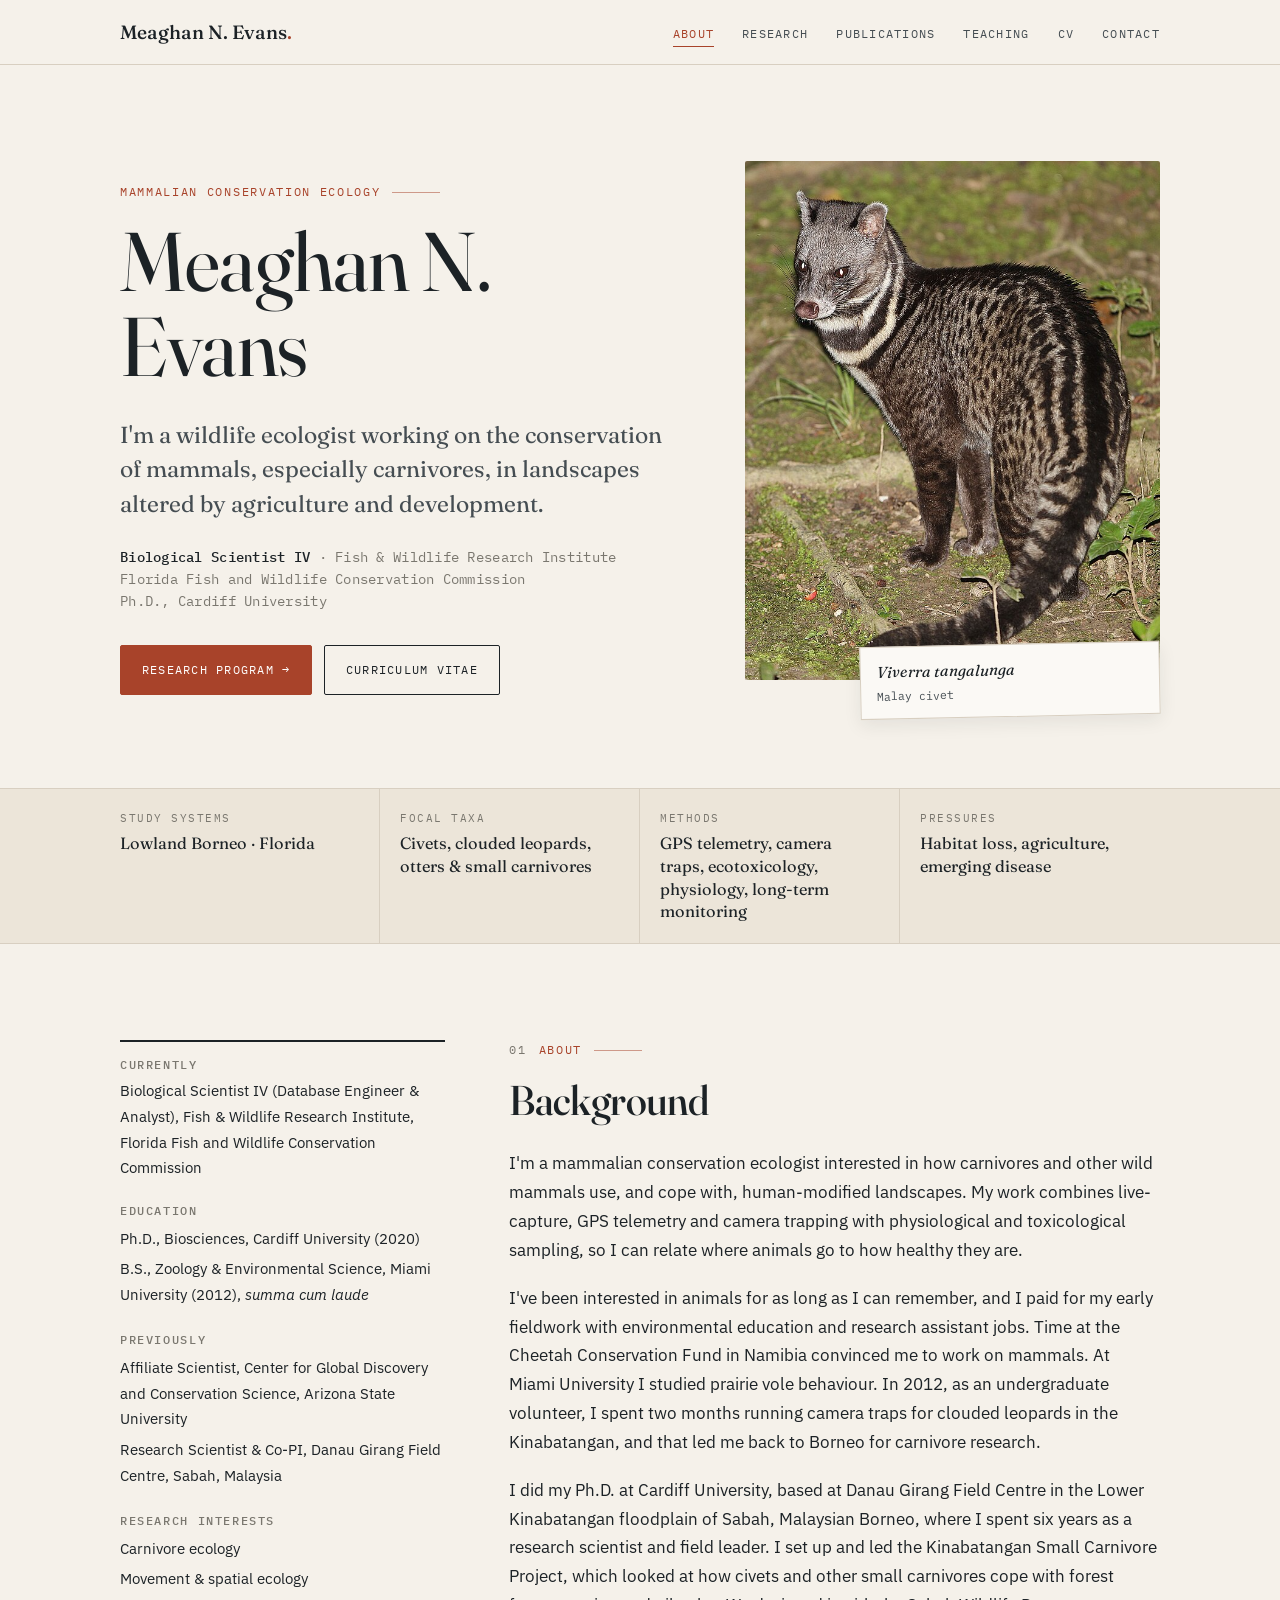
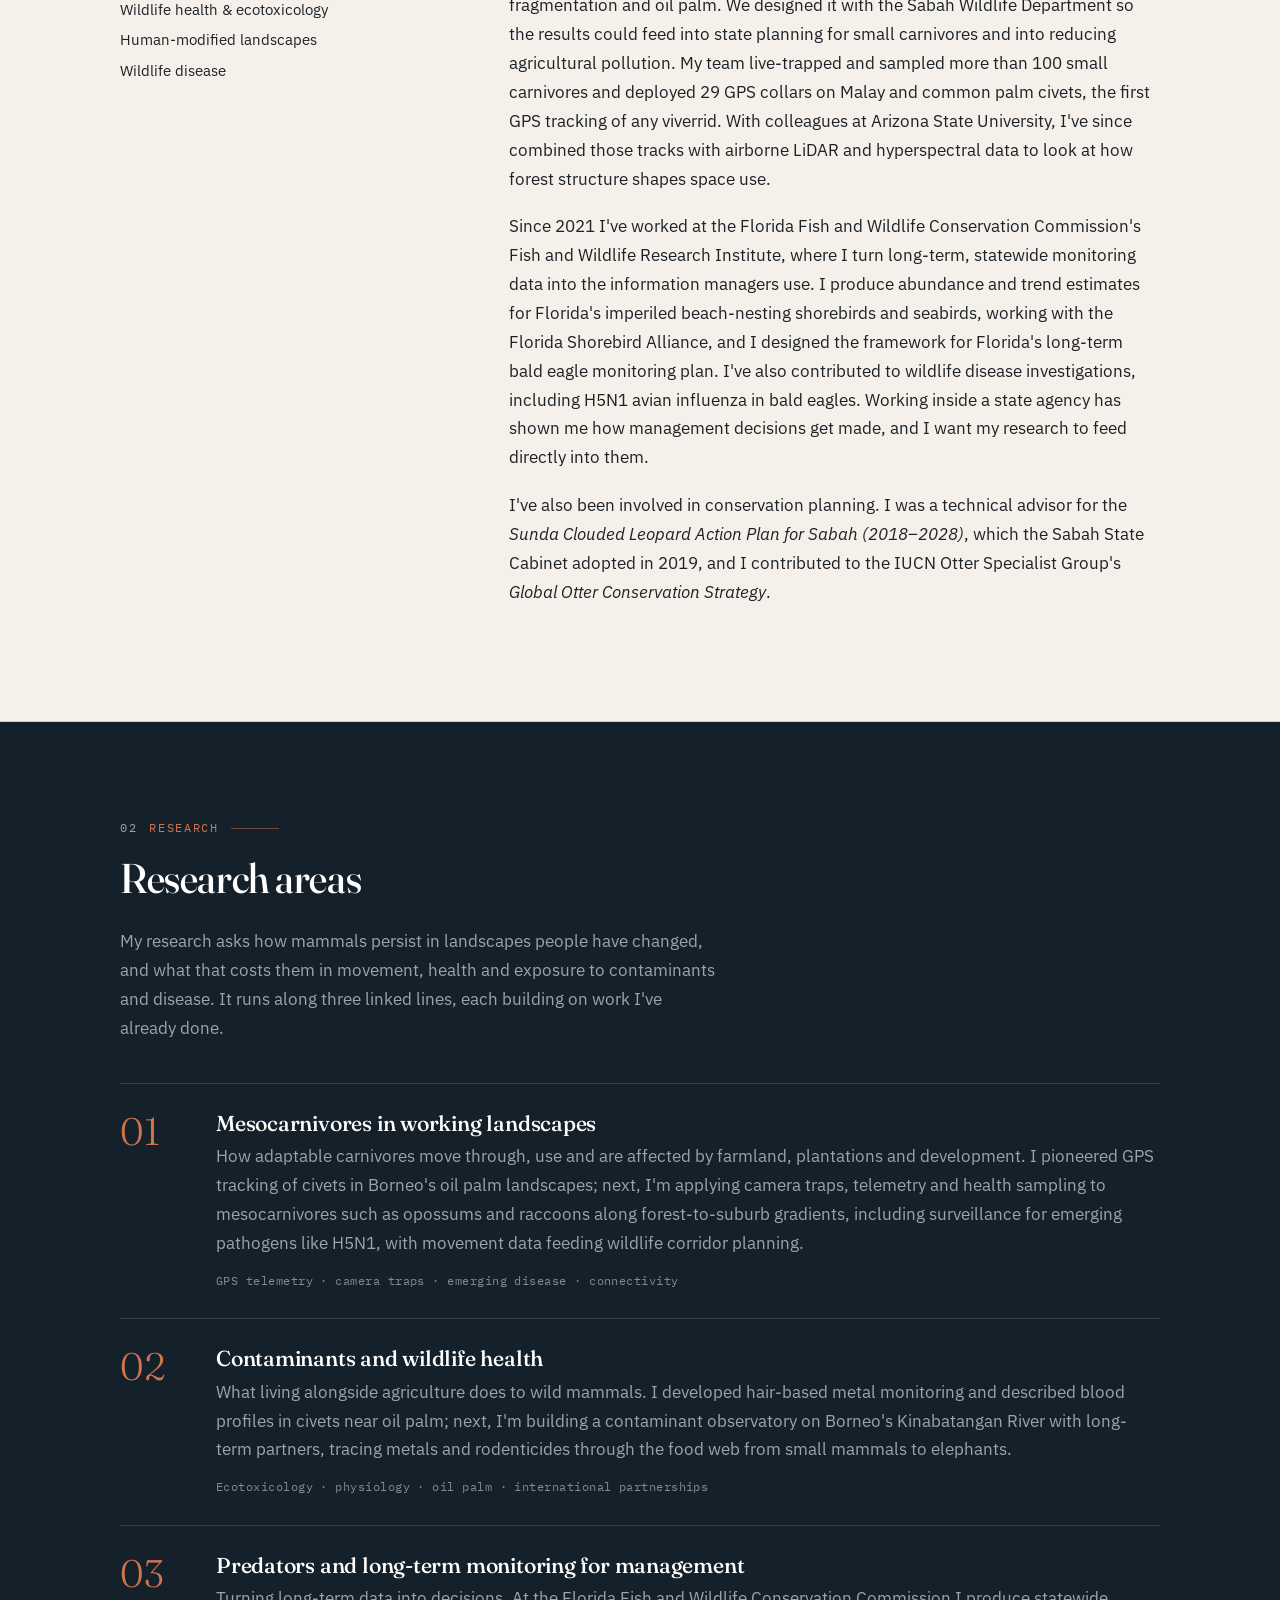
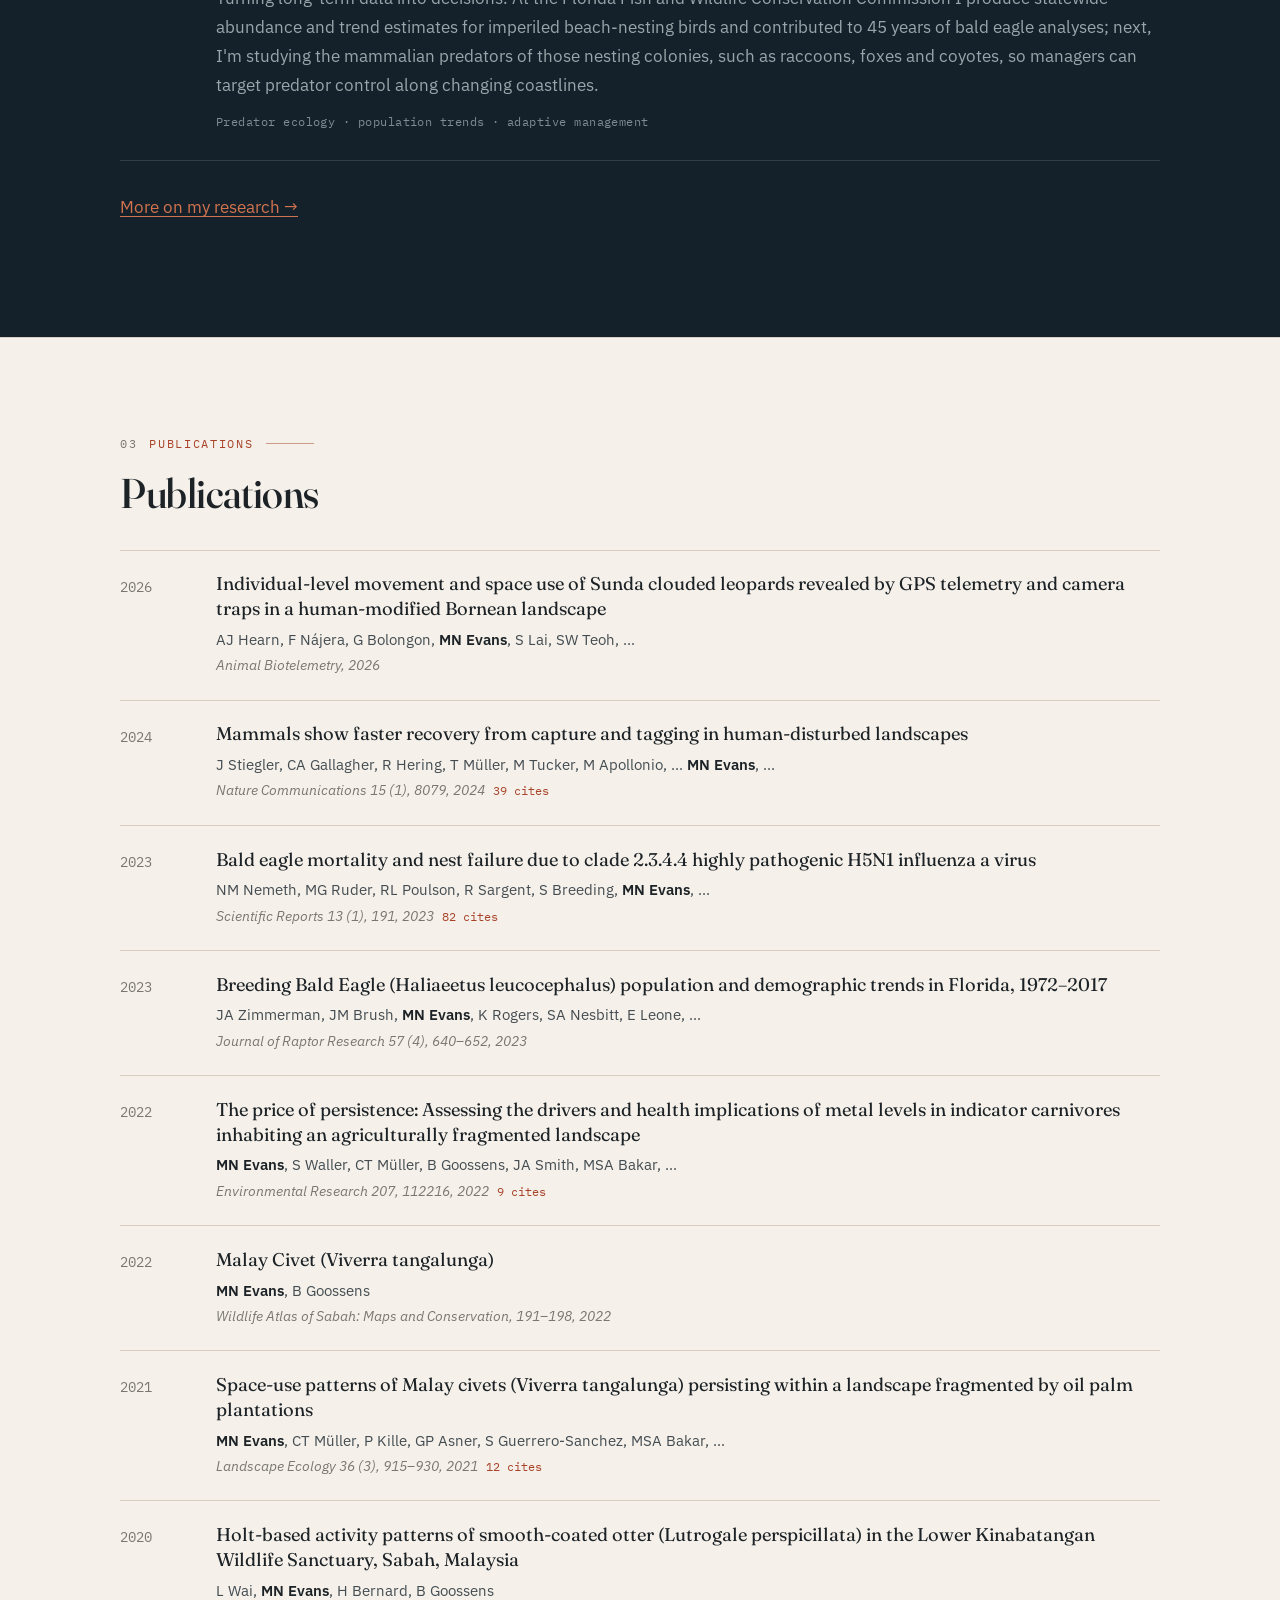
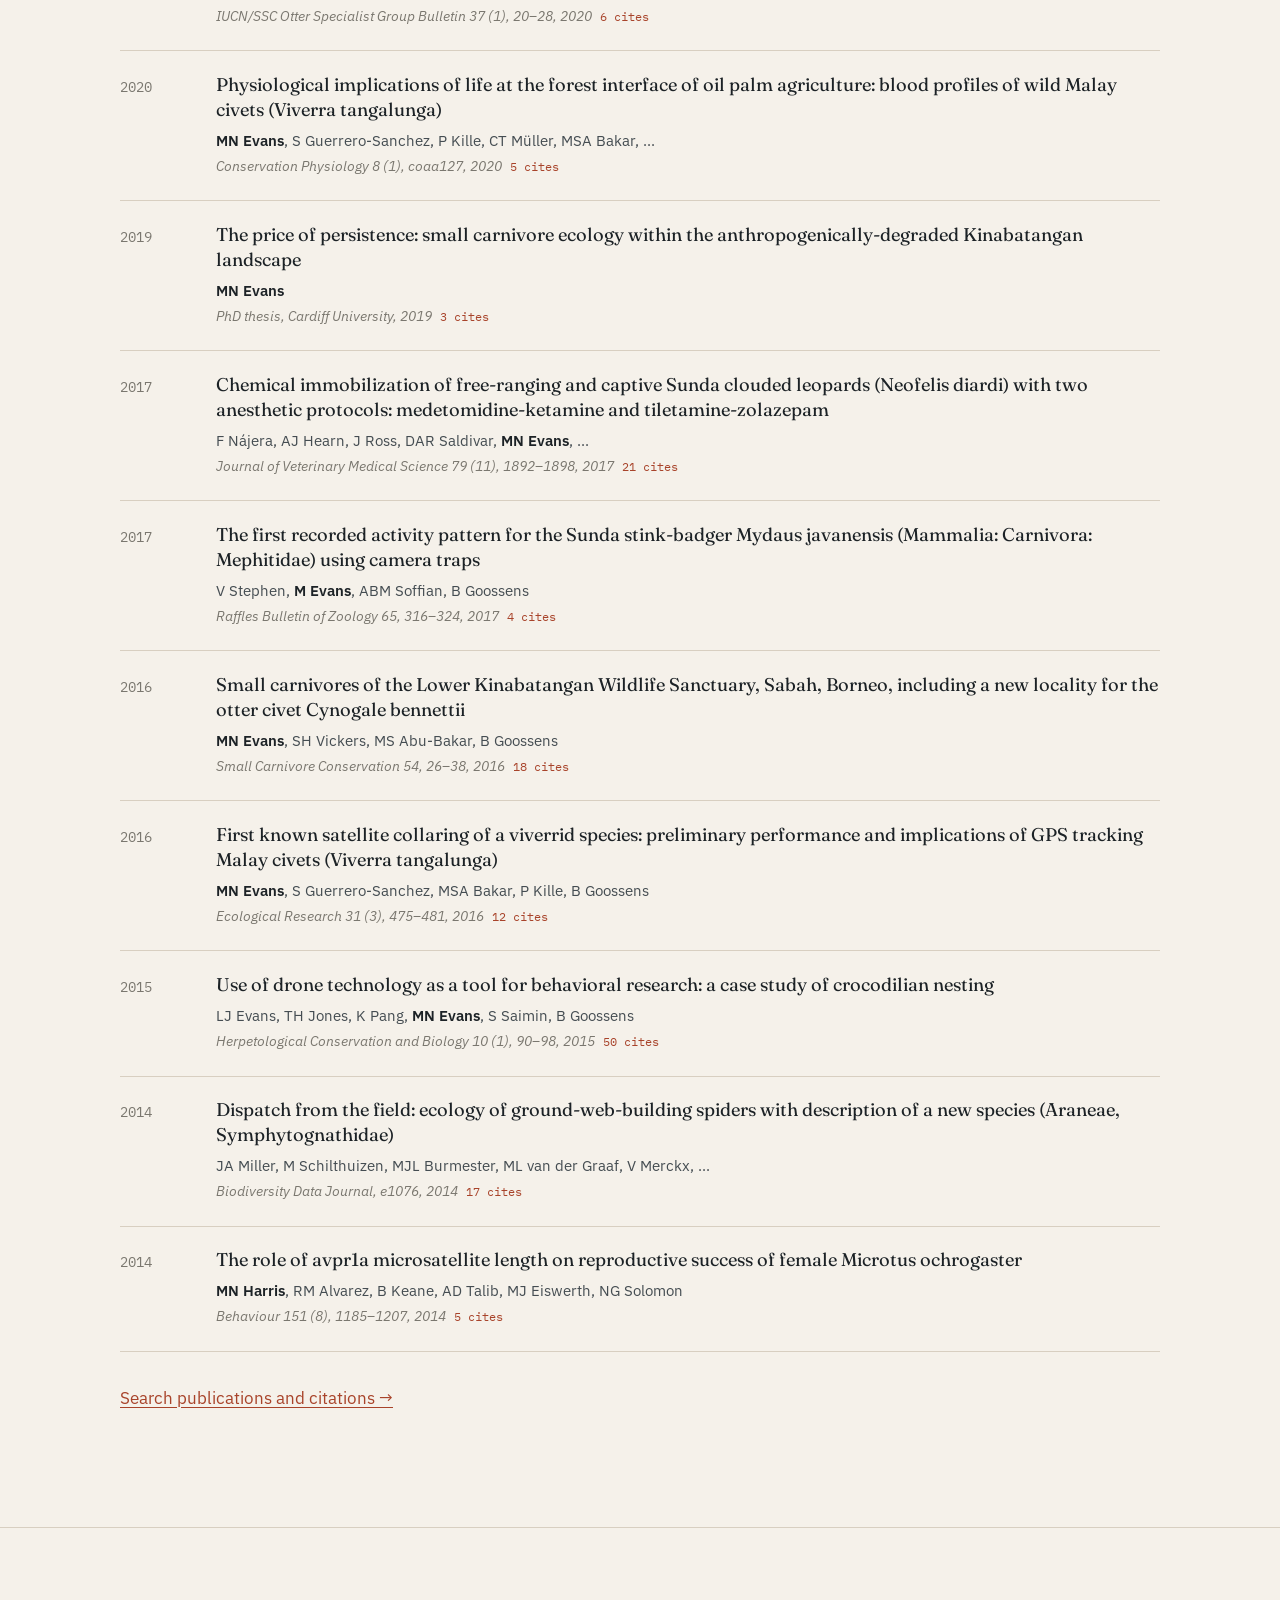
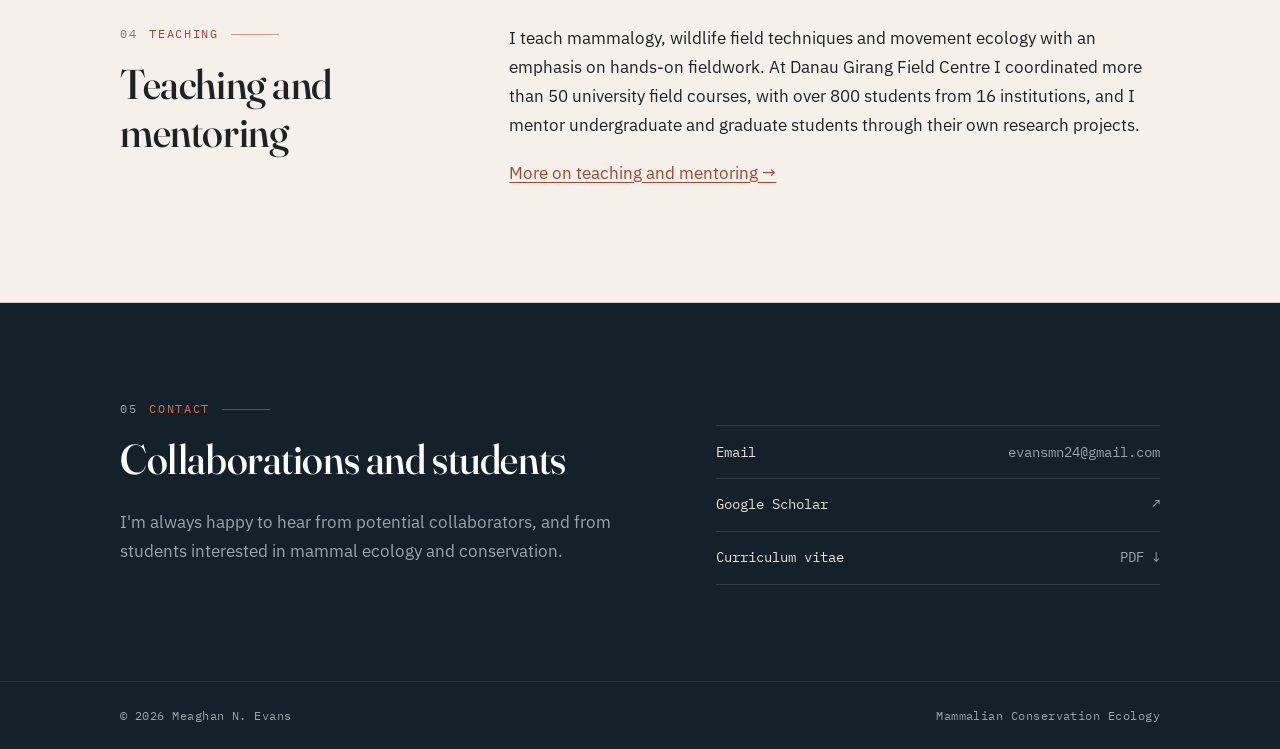
<file: index.html>
<!DOCTYPE html>
<html lang="en">
<head>
  <meta charset="UTF-8">
  <meta name="viewport" content="width=device-width, initial-scale=1.0, viewport-fit=cover">
  <title>Meaghan N. Evans | Mammalian Conservation Ecology</title>
  <meta name="description" content="Meaghan N. Evans, Ph.D. — mammalian conservation ecologist studying how carnivores persist in human-modified landscapes: movement, health, ecotoxicology and wildlife disease.">

  <meta property="og:title" content="Meaghan N. Evans | Mammalian Conservation Ecology">
  <meta property="og:description" content="Mammalian conservation ecologist studying how carnivores persist in human-modified landscapes.">
  <meta property="og:type" content="website">
  <meta property="og:image" content="https://meaghanevans.science/assets/img/malay-civet.jpg">
  <meta property="og:url" content="https://meaghanevans.science/">
  <link rel="canonical" href="https://meaghanevans.science/">
  <link rel="icon" type="image/svg+xml" href="favicon.svg">
  <link rel="preconnect" href="https://fonts.googleapis.com">
  <link rel="preconnect" href="https://fonts.gstatic.com" crossorigin>
  <link href="https://fonts.googleapis.com/css2?family=Fraunces:ital,opsz,wght@0,9..144,300..600;1,9..144,300..500&family=IBM+Plex+Mono:wght@400;500&family=IBM+Plex+Sans:wght@400;500;600&display=swap" rel="stylesheet">
  <link rel="stylesheet" href="style.css">
</head>
<body>
  <a class="skip-link" href="#main">Skip to content</a>

  <header class="site-header">
    <nav class="wrap" aria-label="Main">
      <a class="brand" href="index.html">Meaghan N. Evans<span>.</span></a>
      <button class="nav-toggle" aria-expanded="false" aria-controls="nav-links">Menu</button>
      <ul class="nav-links" id="nav-links">
        <li><a href="index.html" aria-current="page">About</a></li>
        <li><a href="research.html">Research</a></li>
        <li><a href="publications.html">Publications</a></li>
        <li><a href="teaching.html">Teaching</a></li>
        <li><a href="assets/Evans_MN_CV.pdf">CV</a></li>
        <li><a href="#contact">Contact</a></li>
      </ul>
    </nav>
  </header>

  <main id="main">

    <!-- Hero -->
    <section class="hero">
      <div class="wrap">
        <div>
          <p class="kicker">Mammalian Conservation Ecology</p>
          <h1>Meaghan N. Evans</h1>
          <p class="lede">I'm a wildlife ecologist working on the conservation of mammals, especially carnivores, in landscapes altered by agriculture and development.</p>
          <p class="role">
            <strong>Biological Scientist IV</strong> · Fish & Wildlife Research Institute<br>
            Florida Fish and Wildlife Conservation Commission<br>
            Ph.D., Cardiff University
          </p>
          <div class="btn-row">
            <a class="btn solid" href="research.html">Research program →</a>
            <a class="btn" href="assets/Evans_MN_CV.pdf">Curriculum vitae</a>
          </div>
        </div>
        <figure class="specimen">
          <img src="assets/img/malay-civet.jpg" alt="Malay civet standing on the forest floor at night, looking back over its shoulder" width="1280" height="853">
          <figcaption>
            <b>Viverra tangalunga</b>
            Malay civet
          </figcaption>
        </figure>
      </div>
    </section>

    <!-- Field strip -->
    <div class="field-strip">
      <div class="wrap">
        <dl>
          <div><dt>Study systems</dt><dd>Lowland Borneo · Florida</dd></div>
          <div><dt>Focal taxa</dt><dd>Civets, clouded leopards, otters &amp; small carnivores</dd></div>
          <div><dt>Methods</dt><dd>GPS telemetry, camera traps, ecotoxicology, physiology, long-term monitoring</dd></div>
          <div><dt>Pressures</dt><dd>Habitat loss, agriculture, emerging disease</dd></div>
        </dl>
      </div>
    </div>

    <!-- About -->
    <section class="section" id="about">
      <div class="wrap split">
        <aside class="aside-card" data-reveal>
          <h4>Currently</h4>
          <p>Biological Scientist IV (Database Engineer &amp; Analyst), Fish &amp; Wildlife Research Institute, Florida Fish and Wildlife Conservation Commission</p>
          <h4>Education</h4>
          <ul>
            <li>Ph.D., Biosciences, Cardiff University (2020)</li>
            <li>B.S., Zoology &amp; Environmental Science, Miami University (2012), <em>summa cum laude</em></li>
          </ul>
          <h4>Previously</h4>
          <ul>
            <li>Affiliate Scientist, Center for Global Discovery and Conservation Science, Arizona State University</li>
            <li>Research Scientist &amp; Co-PI, Danau Girang Field Centre, Sabah, Malaysia</li>
          </ul>
          <h4>Research interests</h4>
          <ul>
            <li>Carnivore ecology</li>
            <li>Movement &amp; spatial ecology</li>
            <li>Wildlife health &amp; ecotoxicology</li>
            <li>Human-modified landscapes</li>
            <li>Wildlife disease</li>
          </ul>
        </aside>
        <div data-reveal>
          <p class="kicker"><span class="num">01</span> About</p>
          <h2>Background</h2>
          <p>I'm a mammalian conservation ecologist interested in how carnivores and other wild mammals use, and cope with, human-modified landscapes. My work combines live-capture, GPS telemetry and camera trapping with physiological and toxicological sampling, so I can relate where animals go to how healthy they are.</p>
<p>I've been interested in animals for as long as I can remember, and I paid for my early fieldwork with environmental education and research assistant jobs. Time at the Cheetah Conservation Fund in Namibia convinced me to work on mammals. At Miami University I studied prairie vole behaviour. In 2012, as an undergraduate volunteer, I spent two months running camera traps for clouded leopards in the Kinabatangan, and that led me back to Borneo for carnivore research.</p>
<p>I did my Ph.D. at Cardiff University, based at Danau Girang Field Centre in the Lower Kinabatangan floodplain of Sabah, Malaysian Borneo, where I spent six years as a research scientist and field leader. I set up and led the Kinabatangan Small Carnivore Project, which looked at how civets and other small carnivores cope with forest fragmentation and oil palm. We designed it with the Sabah Wildlife Department so the results could feed into state planning for small carnivores and into reducing agricultural pollution. My team live-trapped and sampled more than 100 small carnivores and deployed 29 GPS collars on Malay and common palm civets, the first GPS tracking of any viverrid. With colleagues at Arizona State University, I've since combined those tracks with airborne LiDAR and hyperspectral data to look at how forest structure shapes space use.</p>
<p>Since 2021 I've worked at the Florida Fish and Wildlife Conservation Commission's Fish and Wildlife Research Institute, where I turn long-term, statewide monitoring data into the information managers use. I produce abundance and trend estimates for Florida's imperiled beach-nesting shorebirds and seabirds, working with the Florida Shorebird Alliance, and I designed the framework for Florida's long-term bald eagle monitoring plan. I've also contributed to wildlife disease investigations, including H5N1 avian influenza in bald eagles. Working inside a state agency has shown me how management decisions get made, and I want my research to feed directly into them.</p>
<p>I've also been involved in conservation planning. I was a technical advisor for the <em>Sunda Clouded Leopard Action Plan for Sabah (2018–2028)</em>, which the Sabah State Cabinet adopted in 2019, and I contributed to the IUCN Otter Specialist Group's <em>Global Otter Conservation Strategy</em>.</p>
        </div>
      </div>
    </section>

    <!-- Research themes -->
    <section class="section night" id="research">
      <div class="wrap">
        <p class="kicker" data-reveal><span class="num">02</span> Research</p>
        <h2 data-reveal>Research areas</h2>
        <p data-reveal style="max-width:60ch">My research asks how mammals persist in landscapes people have changed, and what that costs them in movement, health and exposure to contaminants and disease. It runs along three linked lines, each building on work I've already done.</p>
        <ol class="themes">
          <li data-reveal>
            <div>
              <h3>Mesocarnivores in working landscapes</h3>
              <p>How adaptable carnivores move through, use and are affected by farmland, plantations and development. I pioneered GPS tracking of civets in Borneo's oil palm landscapes; next, I'm applying camera traps, telemetry and health sampling to mesocarnivores such as opossums and raccoons along forest-to-suburb gradients, including surveillance for emerging pathogens like H5N1, with movement data feeding wildlife corridor planning.</p>
              <p class="tags">GPS telemetry · camera traps · emerging disease · connectivity</p>
            </div>
          </li>
          <li data-reveal>
            <div>
              <h3>Contaminants and wildlife health</h3>
              <p>What living alongside agriculture does to wild mammals. I developed hair-based metal monitoring and described blood profiles in civets near oil palm; next, I'm building a contaminant observatory on Borneo's Kinabatangan River with long-term partners, tracing metals and rodenticides through the food web from small mammals to elephants.</p>
              <p class="tags">Ecotoxicology · physiology · oil palm · international partnerships</p>
            </div>
          </li>
          <li data-reveal>
            <div>
              <h3>Predators and long-term monitoring for management</h3>
              <p>Turning long-term data into decisions. At the Florida Fish and Wildlife Conservation Commission I produce statewide abundance and trend estimates for imperiled beach-nesting birds and contributed to 45 years of bald eagle analyses; next, I'm studying the mammalian predators of those nesting colonies, such as raccoons, foxes and coyotes, so managers can target predator control along changing coastlines.</p>
              <p class="tags">Predator ecology · population trends · adaptive management</p>
            </div>
          </li>
        </ol>
        <p style="margin-top:2rem" data-reveal><a href="research.html">More on my research →</a></p>
      </div>
    </section>

    <!-- Publications -->
    <section class="section" id="publications">
      <div class="wrap">
        <p class="kicker"><span class="num">03</span> Publications</p>
        <h2>Publications</h2>
        <ul class="pub-list" id="featured-pubs" style="margin-top:2rem"></ul>
        <p style="margin-top:2rem"><a href="publications.html">Search publications and citations →</a></p>
      </div>
    </section>

    <!-- Teaching teaser -->
    <section class="section" id="teaching">
      <div class="wrap split">
        <div>
          <p class="kicker"><span class="num">04</span> Teaching</p>
          <h2>Teaching and mentoring</h2>
        </div>
        <div data-reveal>
          <p>I teach mammalogy, wildlife field techniques and movement ecology with an emphasis on hands-on fieldwork. At Danau Girang Field Centre I coordinated more than 50 university field courses, with over 800 students from 16 institutions, and I mentor undergraduate and graduate students through their own research projects.</p>
          <p><a href="teaching.html">More on teaching and mentoring →</a></p>
        </div>
      </div>
    </section>

    <!-- Contact -->
    <section class="section night" id="contact">
      <div class="wrap contact-grid">
        <div>
          <p class="kicker"><span class="num">05</span> Contact</p>
          <h2>Collaborations and students</h2>
          <p>I'm always happy to hear from potential collaborators, and from students interested in mammal ecology and conservation.</p>
        </div>
        <ul class="contact-links">
          <li><a href="mailto:evansmn24@gmail.com"><span>Email</span><span>evansmn24@gmail.com</span></a></li>
          <li><a href="https://scholar.google.com/citations?user=5Cn3dC0AAAAJ" target="_blank" rel="noopener"><span>Google Scholar</span><span>↗</span></a></li>
          <li><a href="assets/Evans_MN_CV.pdf"><span>Curriculum vitae</span><span>PDF ↓</span></a></li>
        </ul>
      </div>
    </section>
  </main>

  <footer class="site-footer">
    <div class="wrap">
      <span>© <span data-year>2026</span> Meaghan N. Evans</span>
      <span>Mammalian Conservation Ecology</span>
    </div>
  </footer>

  <script src="script.js"></script>
</body>
</html>
</file>
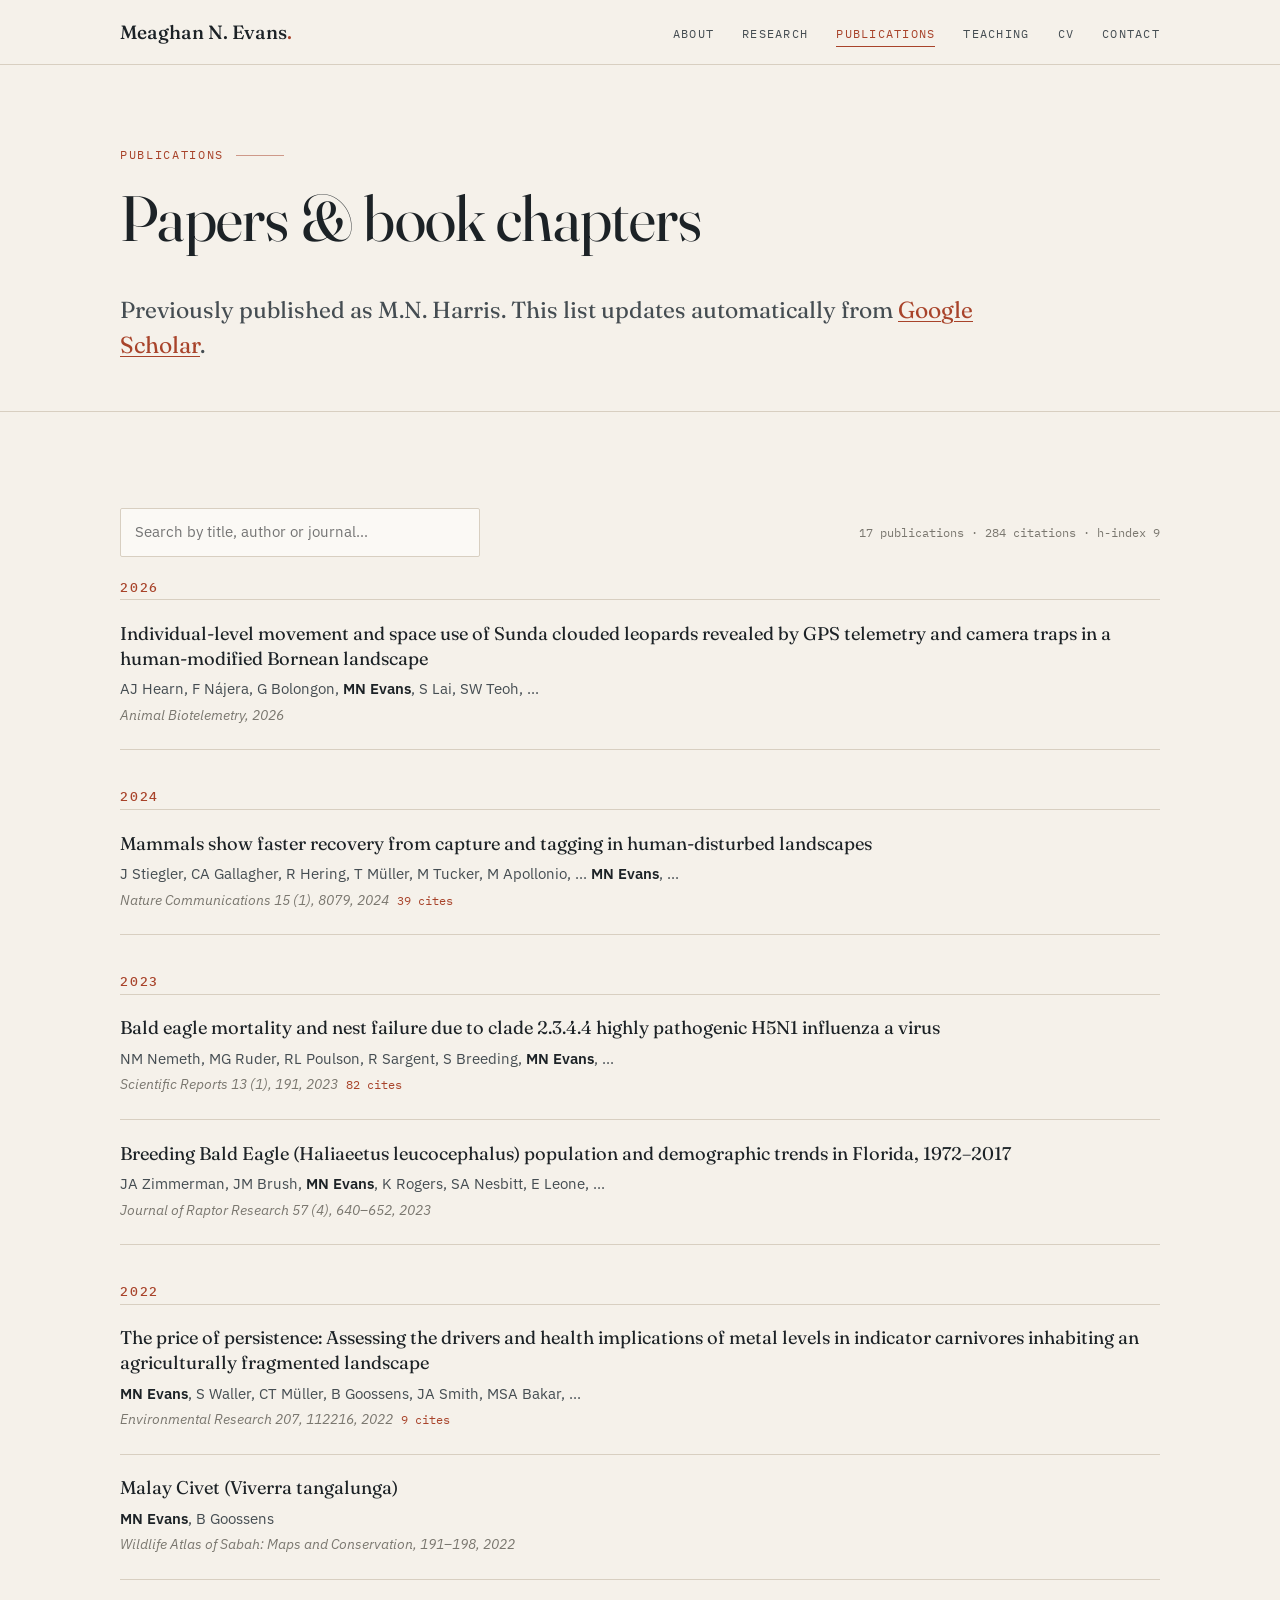
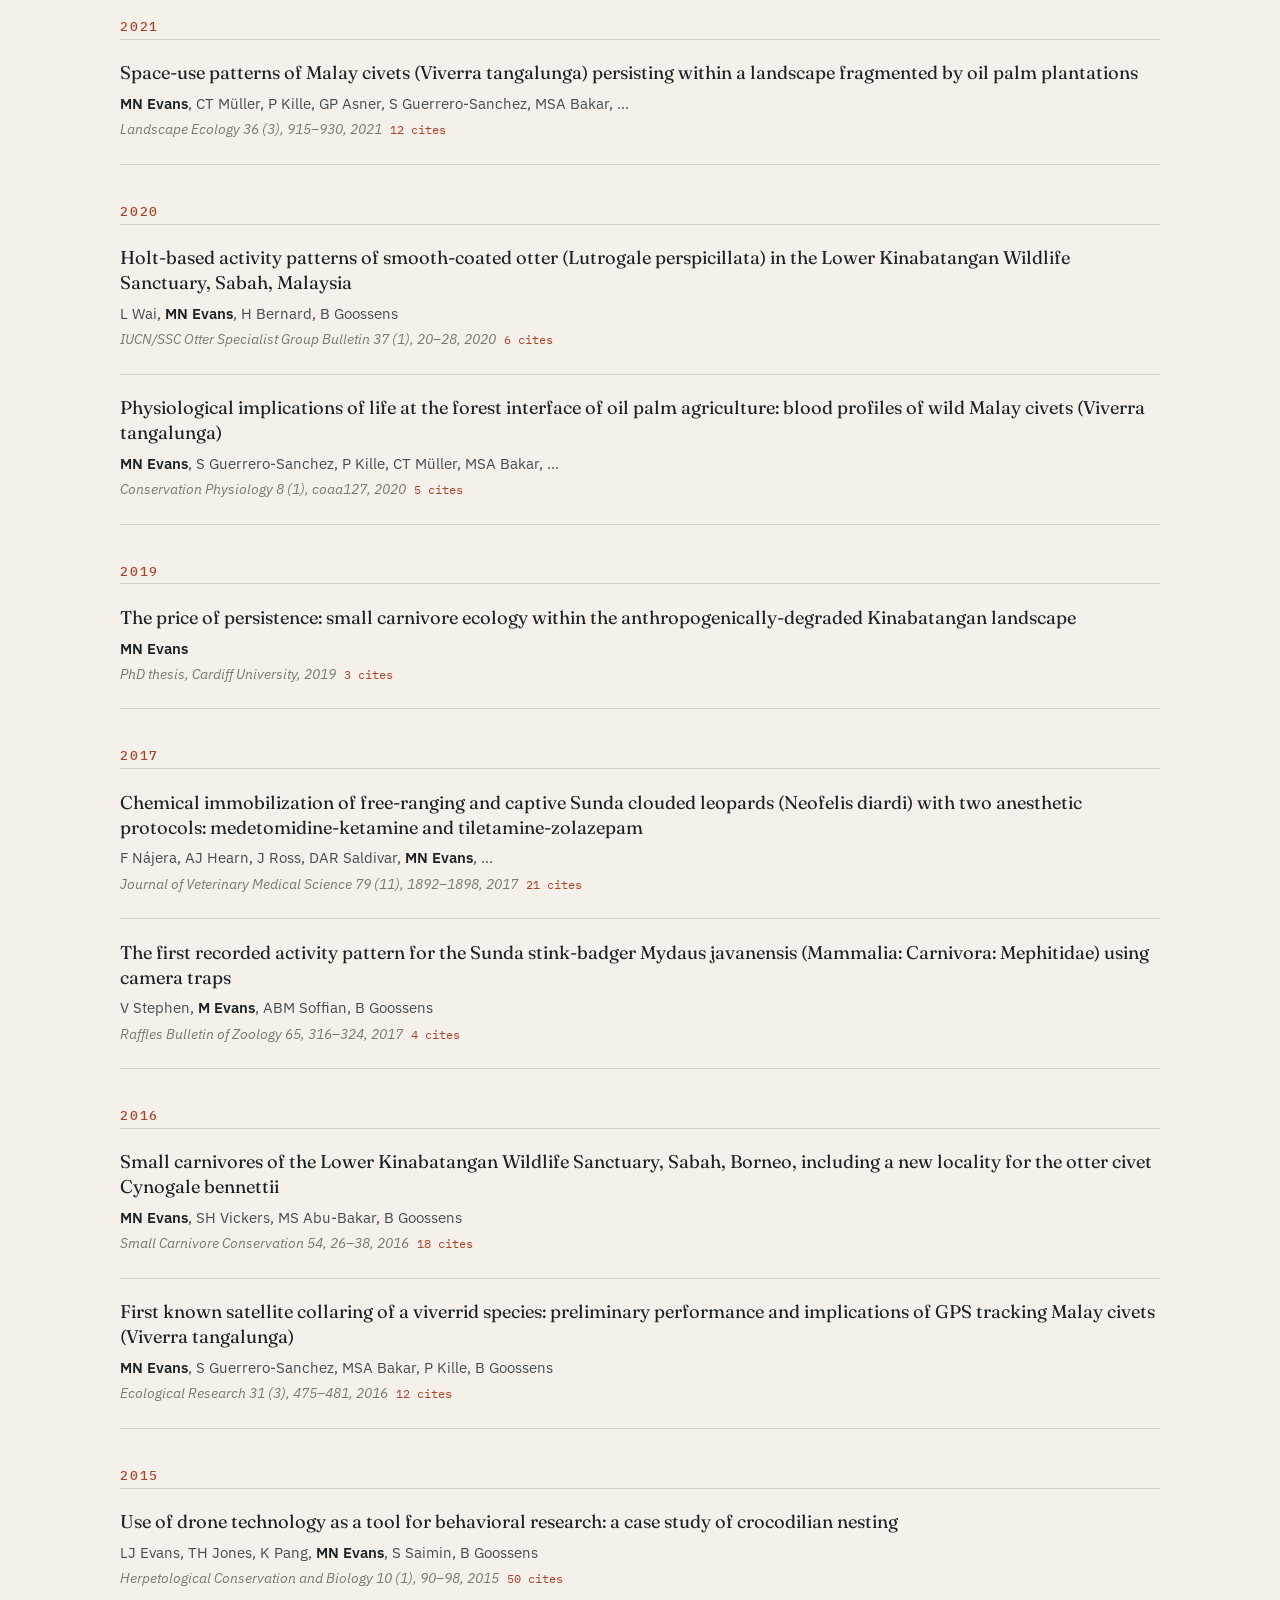
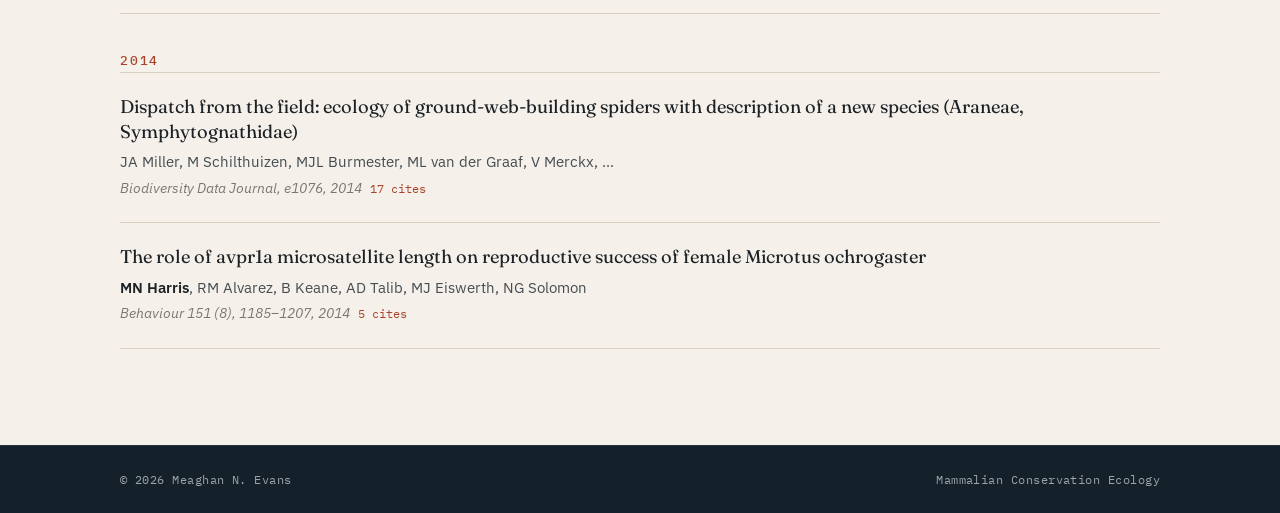
<file: publications.html>
<!DOCTYPE html>
<html lang="en">
<head>
  <meta charset="UTF-8">
  <meta name="viewport" content="width=device-width, initial-scale=1.0, viewport-fit=cover">
  <title>Publications | Meaghan N. Evans</title>
  <meta name="description" content="Peer-reviewed publications of Meaghan N. Evans, updated weekly from Google Scholar.">

  <link rel="icon" type="image/svg+xml" href="favicon.svg">
  <link rel="preconnect" href="https://fonts.googleapis.com">
  <link rel="preconnect" href="https://fonts.gstatic.com" crossorigin>
  <link href="https://fonts.googleapis.com/css2?family=Fraunces:ital,opsz,wght@0,9..144,300..600;1,9..144,300..500&family=IBM+Plex+Mono:wght@400;500&family=IBM+Plex+Sans:wght@400;500;600&display=swap" rel="stylesheet">
  <link rel="stylesheet" href="style.css">
</head>
<body>
  <a class="skip-link" href="#main">Skip to content</a>

  <header class="site-header">
    <nav class="wrap" aria-label="Main">
      <a class="brand" href="index.html">Meaghan N. Evans<span>.</span></a>
      <button class="nav-toggle" aria-expanded="false" aria-controls="nav-links">Menu</button>
      <ul class="nav-links" id="nav-links">
        <li><a href="index.html">About</a></li>
        <li><a href="research.html">Research</a></li>
        <li><a href="publications.html" aria-current="page">Publications</a></li>
        <li><a href="teaching.html">Teaching</a></li>
        <li><a href="assets/Evans_MN_CV.pdf">CV</a></li>
        <li><a href="index.html#contact">Contact</a></li>
      </ul>
    </nav>
  </header>

  <main id="main">

    <header class="page-head">
      <div class="wrap">
        <p class="kicker">Publications</p>
        <h1>Papers & book chapters</h1>
        <p class="lede">Previously published as M.N. Harris. This list updates automatically from <a href="https://scholar.google.com/citations?user=5Cn3dC0AAAAJ" target="_blank" rel="noopener">Google Scholar</a>.</p>
      </div>
    </header>

    <section class="section">
      <div class="wrap">
        <div class="pub-tools">
          <label for="pub-search" class="pub-meta" style="position:absolute;left:-9999px">Search publications</label>
          <input type="search" id="pub-search" placeholder="Search by title, author or journal…">
          <span class="pub-meta" id="pub-meta"></span>
        </div>
        <div id="all-pubs">
          <noscript><p>See the full list on <a href="https://scholar.google.com/citations?user=5Cn3dC0AAAAJ">Google Scholar</a>.</p></noscript>
        </div>
      </div>
    </section>
  </main>

  <footer class="site-footer">
    <div class="wrap">
      <span>© <span data-year>2026</span> Meaghan N. Evans</span>
      <span>Mammalian Conservation Ecology</span>
    </div>
  </footer>

  <script src="script.js"></script>
</body>
</html>
</file>
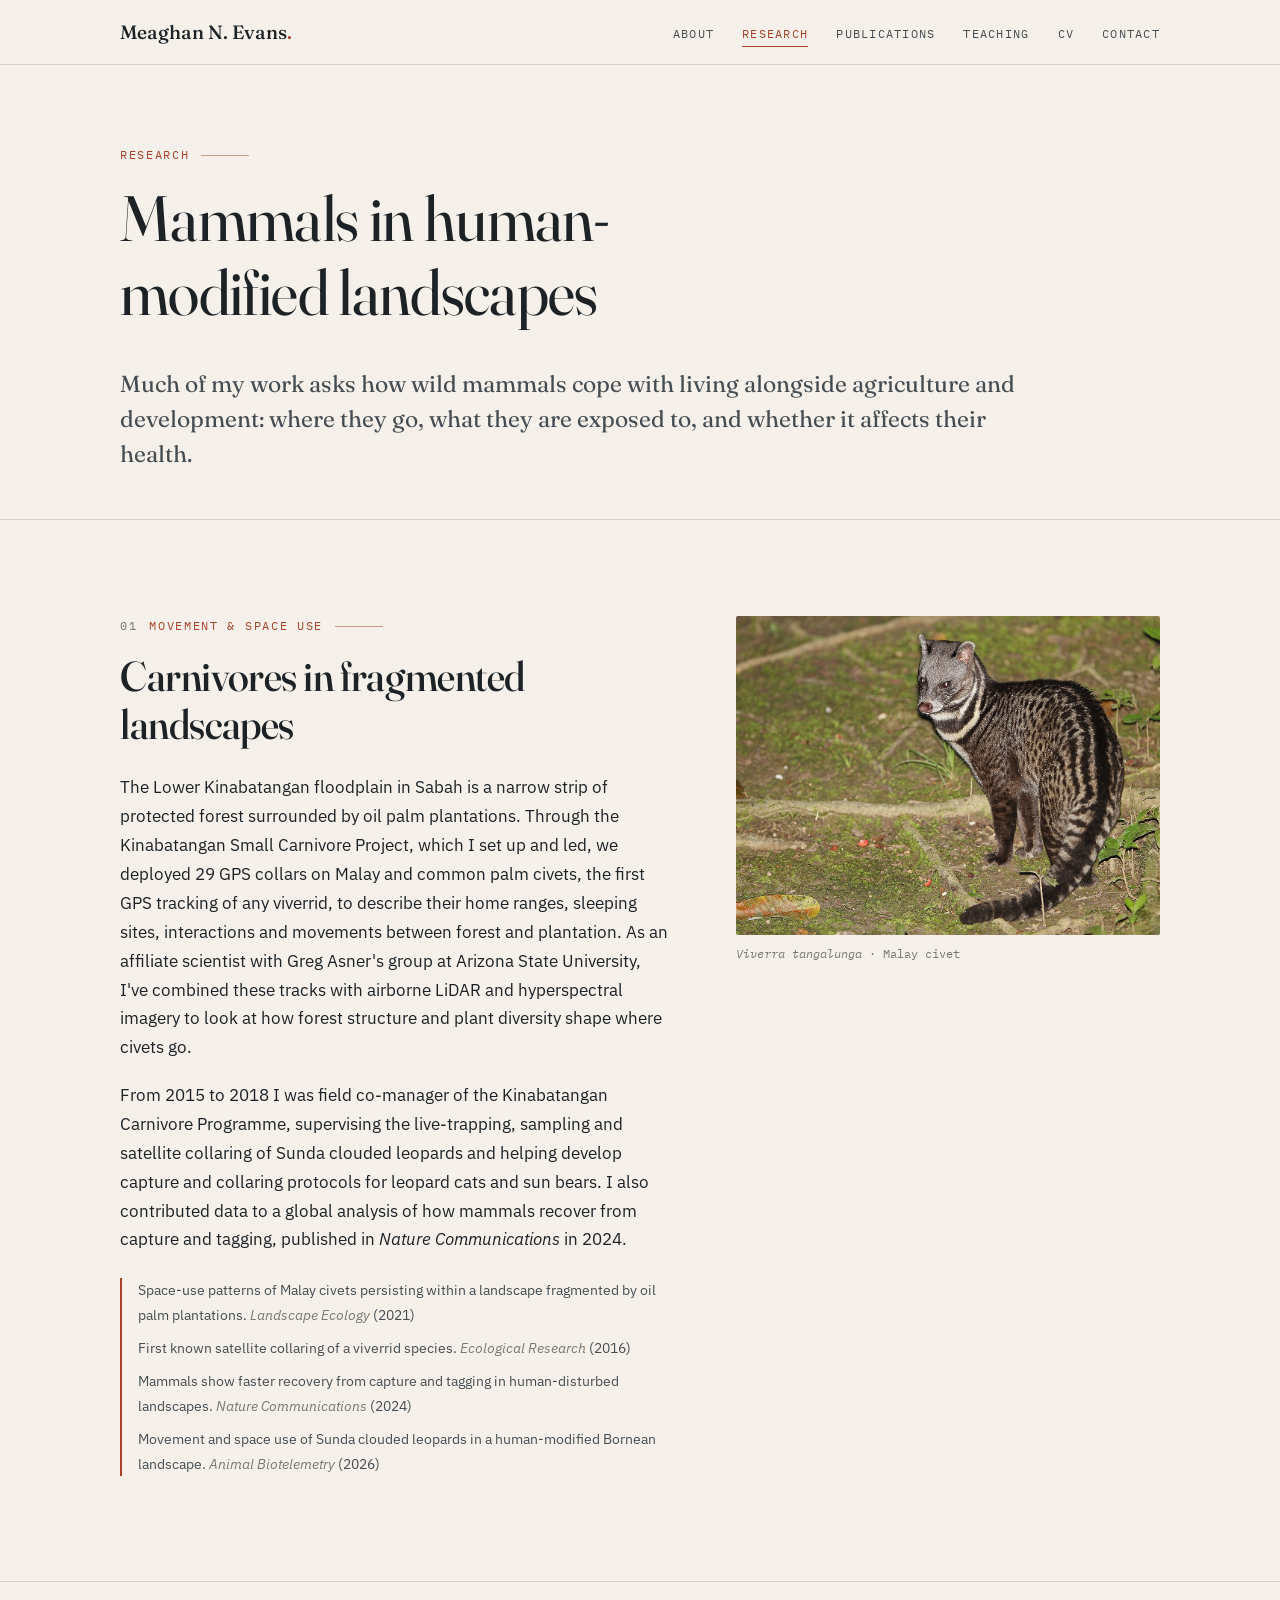
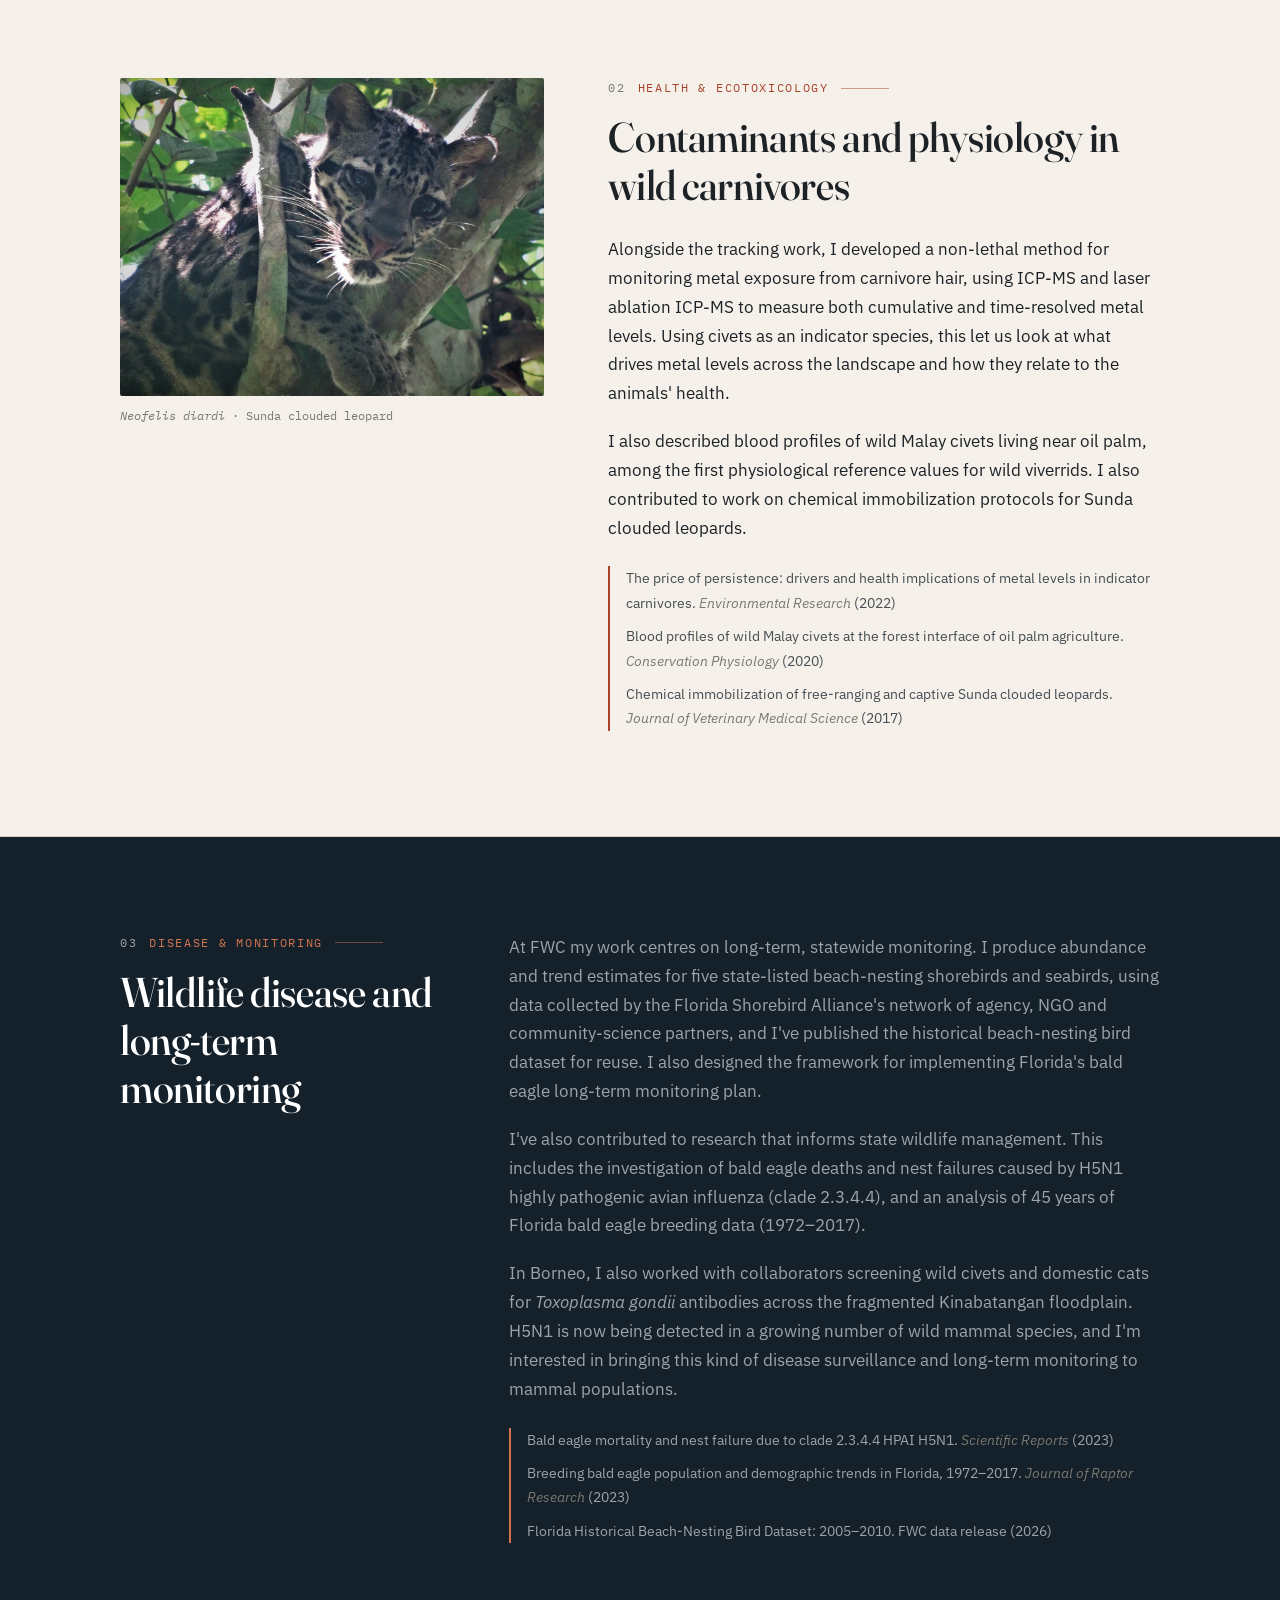
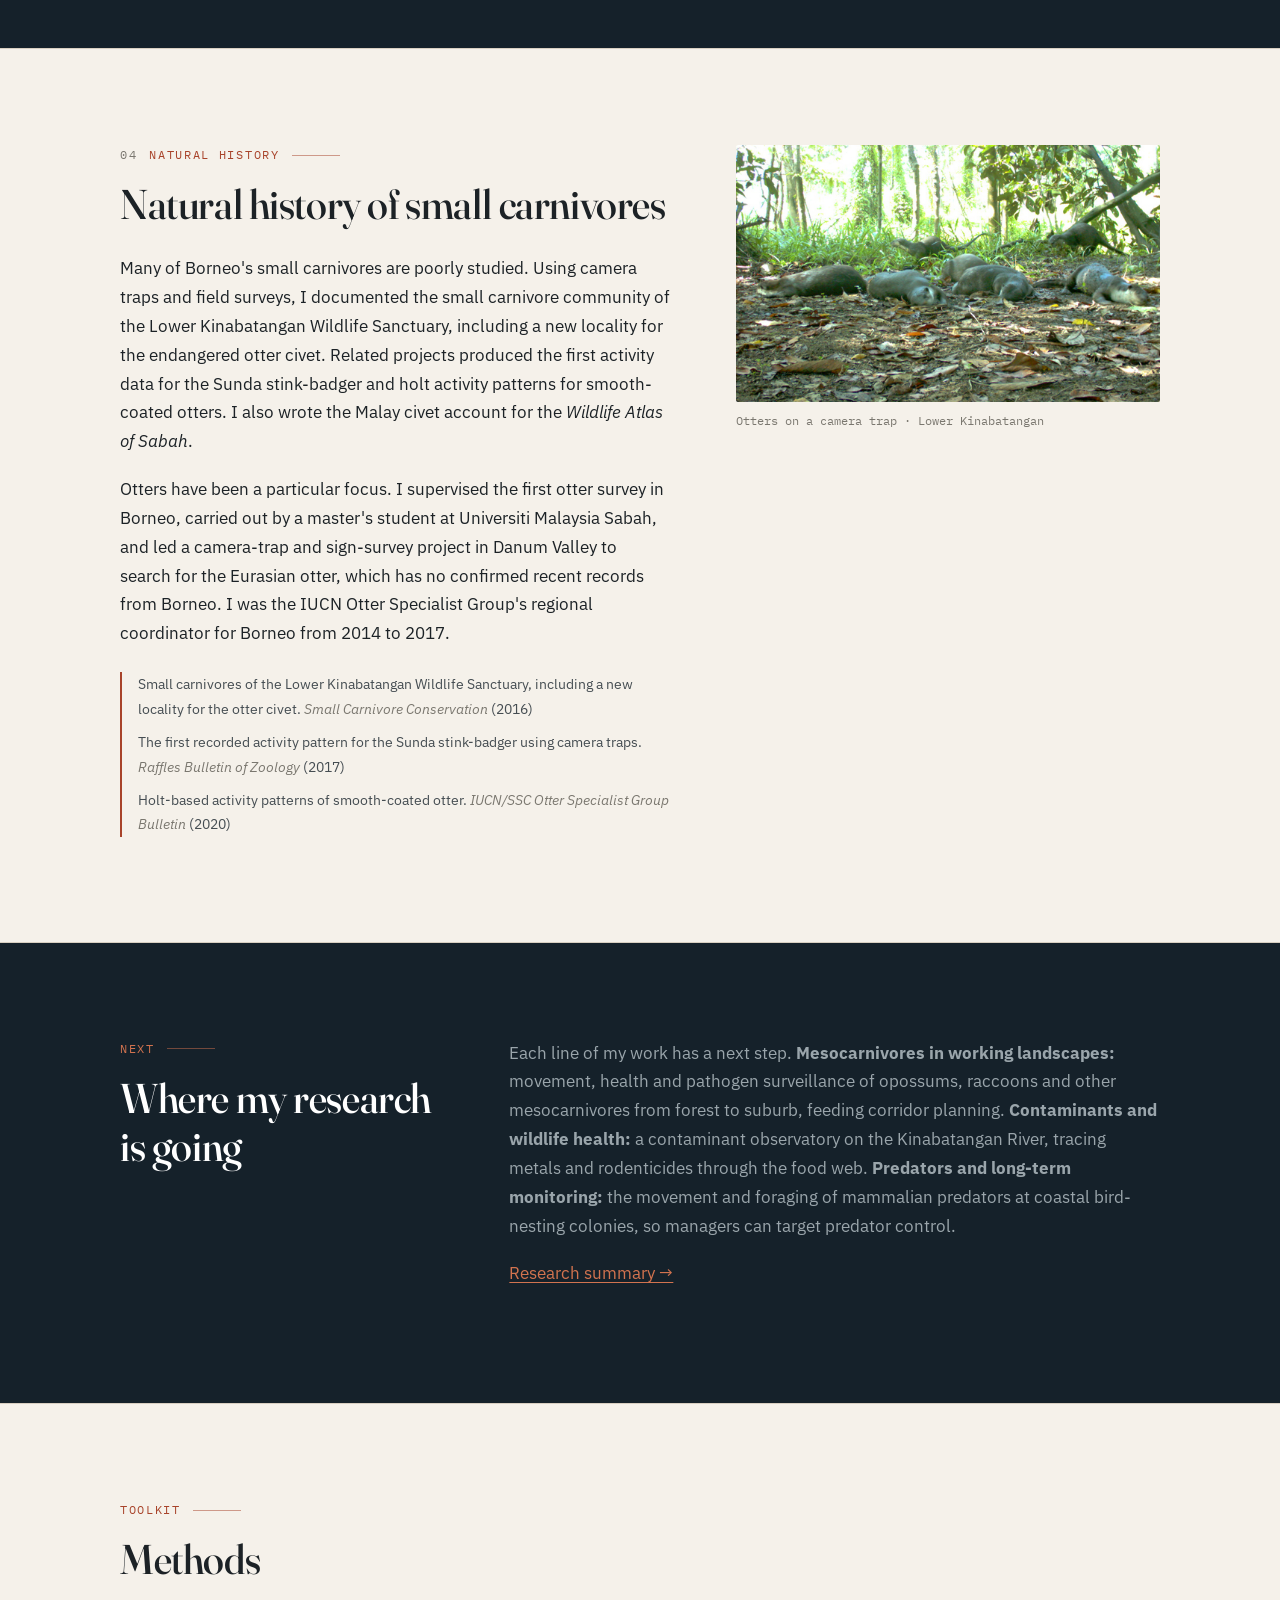
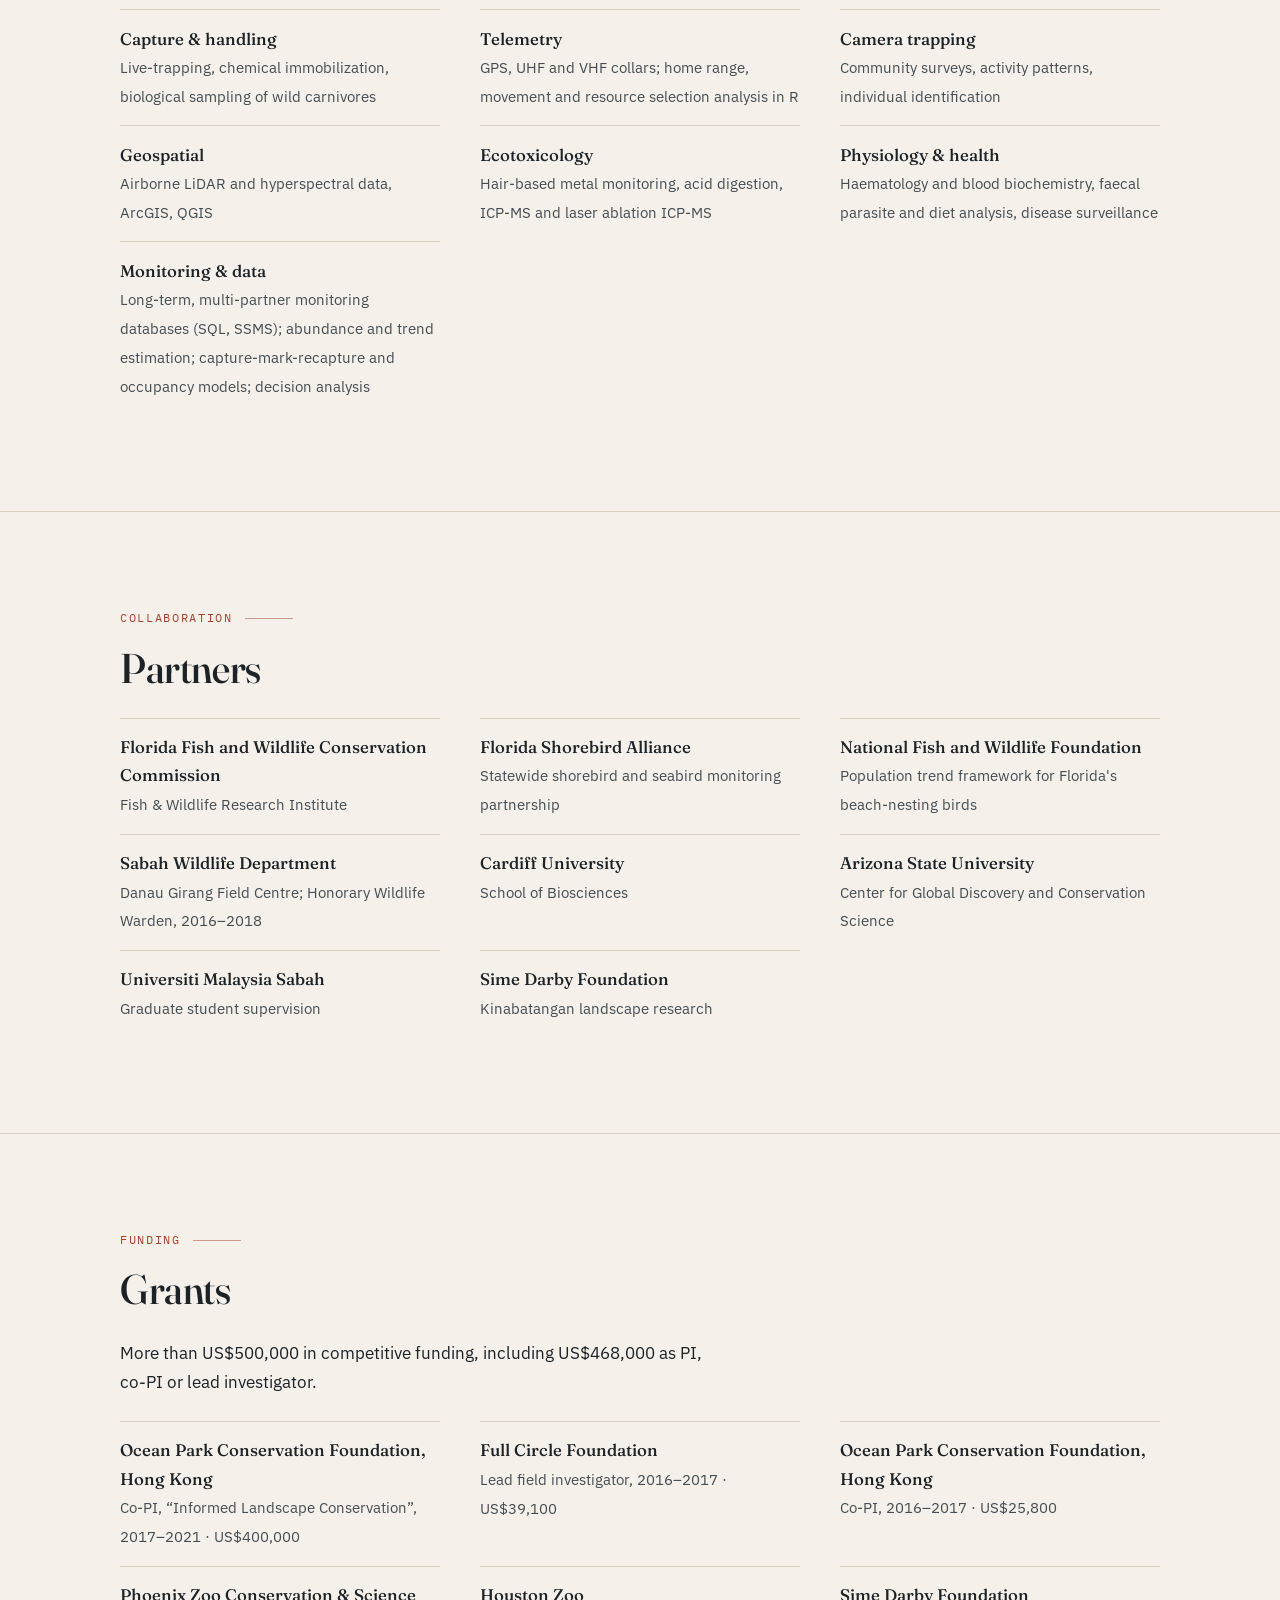
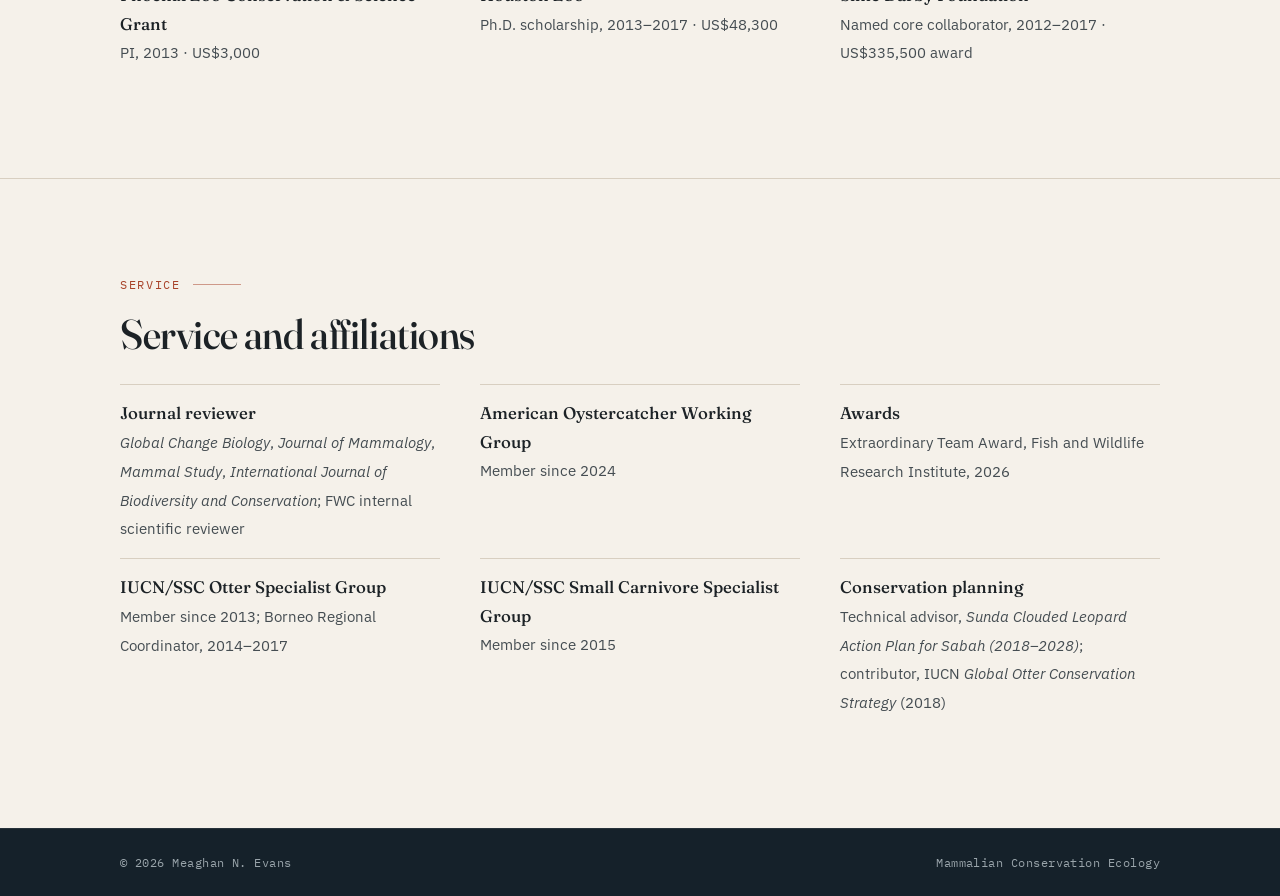
<file: research.html>
<!DOCTYPE html>
<html lang="en">
<head>
  <meta charset="UTF-8">
  <meta name="viewport" content="width=device-width, initial-scale=1.0, viewport-fit=cover">
  <title>Research | Meaghan N. Evans</title>
  <meta name="description" content="Research program of Meaghan N. Evans: carnivore movement, wildlife health, ecotoxicology and disease in human-modified landscapes.">

  <link rel="icon" type="image/svg+xml" href="favicon.svg">
  <link rel="preconnect" href="https://fonts.googleapis.com">
  <link rel="preconnect" href="https://fonts.gstatic.com" crossorigin>
  <link href="https://fonts.googleapis.com/css2?family=Fraunces:ital,opsz,wght@0,9..144,300..600;1,9..144,300..500&family=IBM+Plex+Mono:wght@400;500&family=IBM+Plex+Sans:wght@400;500;600&display=swap" rel="stylesheet">
  <link rel="stylesheet" href="style.css">
</head>
<body>
  <a class="skip-link" href="#main">Skip to content</a>

  <header class="site-header">
    <nav class="wrap" aria-label="Main">
      <a class="brand" href="index.html">Meaghan N. Evans<span>.</span></a>
      <button class="nav-toggle" aria-expanded="false" aria-controls="nav-links">Menu</button>
      <ul class="nav-links" id="nav-links">
        <li><a href="index.html">About</a></li>
        <li><a href="research.html" aria-current="page">Research</a></li>
        <li><a href="publications.html">Publications</a></li>
        <li><a href="teaching.html">Teaching</a></li>
        <li><a href="assets/Evans_MN_CV.pdf">CV</a></li>
        <li><a href="index.html#contact">Contact</a></li>
      </ul>
    </nav>
  </header>

  <main id="main">

    <header class="page-head">
      <div class="wrap">
        <p class="kicker">Research</p>
        <h1>Mammals in human-modified landscapes</h1>
        <p class="lede">Much of my work asks how wild mammals cope with living alongside agriculture and development: where they go, what they are exposed to, and whether it affects their health.</p>
      </div>
    </header>

    <!-- 1: Movement -->
    <section class="section">
      <div class="wrap research-block">
        <div data-reveal>
          <p class="kicker"><span class="num">01</span> Movement & space use</p>
          <h2>Carnivores in fragmented landscapes</h2>
          <p>The Lower Kinabatangan floodplain in Sabah is a narrow strip of protected forest surrounded by oil palm plantations. Through the Kinabatangan Small Carnivore Project, which I set up and led, we deployed 29 GPS collars on Malay and common palm civets, the first GPS tracking of any viverrid, to describe their home ranges, sleeping sites, interactions and movements between forest and plantation. As an affiliate scientist with Greg Asner's group at Arizona State University, I've combined these tracks with airborne LiDAR and hyperspectral imagery to look at how forest structure and plant diversity shape where civets go.</p>
<p>From 2015 to 2018 I was field co-manager of the Kinabatangan Carnivore Programme, supervising the live-trapping, sampling and satellite collaring of Sunda clouded leopards and helping develop capture and collaring protocols for leopard cats and sun bears. I also contributed data to a global analysis of how mammals recover from capture and tagging, published in <em>Nature Communications</em> in 2024.</p>
<ul class="key-papers">
            <li>Space-use patterns of Malay civets persisting within a landscape fragmented by oil palm plantations. <em>Landscape Ecology</em> (2021)</li>
            <li>First known satellite collaring of a viverrid species. <em>Ecological Research</em> (2016)</li>
            <li>Mammals show faster recovery from capture and tagging in human-disturbed landscapes. <em>Nature Communications</em> (2024)</li>
            <li>Movement and space use of Sunda clouded leopards in a human-modified Bornean landscape. <em>Animal Biotelemetry</em> (2026)</li>
          </ul>
        </div>
        <figure class="research-media" data-reveal>
          <img src="assets/img/malay-civet.jpg" alt="Malay civet standing on the forest floor at night" loading="lazy">
          <figcaption><em>Viverra tangalunga</em> · Malay civet</figcaption>
        </figure>
      </div>
    </section>

    <!-- 2: Health -->
    <section class="section">
      <div class="wrap research-block flip">
        <div data-reveal>
          <p class="kicker"><span class="num">02</span> Health & ecotoxicology</p>
          <h2>Contaminants and physiology in wild carnivores</h2>
          <p>Alongside the tracking work, I developed a non-lethal method for monitoring metal exposure from carnivore hair, using ICP-MS and laser ablation ICP-MS to measure both cumulative and time-resolved metal levels. Using civets as an indicator species, this let us look at what drives metal levels across the landscape and how they relate to the animals' health.</p>
<p>I also described blood profiles of wild Malay civets living near oil palm, among the first physiological reference values for wild viverrids. I also contributed to work on chemical immobilization protocols for Sunda clouded leopards.</p>
<ul class="key-papers">
            <li>The price of persistence: drivers and health implications of metal levels in indicator carnivores. <em>Environmental Research</em> (2022)</li>
            <li>Blood profiles of wild Malay civets at the forest interface of oil palm agriculture. <em>Conservation Physiology</em> (2020)</li>
            <li>Chemical immobilization of free-ranging and captive Sunda clouded leopards. <em>Journal of Veterinary Medical Science</em> (2017)</li>
          </ul>
        </div>
        <figure class="research-media" data-reveal>
          <img src="assets/img/clouded-leopard.jpg" alt="Sunda clouded leopard in a tree" loading="lazy">
          <figcaption><em>Neofelis diardi</em> · Sunda clouded leopard</figcaption>
        </figure>
      </div>
    </section>

    <!-- 3: Disease & monitoring -->
    <section class="section night">
      <div class="wrap split">
        <div data-reveal>
          <p class="kicker"><span class="num">03</span> Disease & monitoring</p>
          <h2>Wildlife disease and long-term monitoring</h2>
        </div>
        <div data-reveal>
          <p>At FWC my work centres on long-term, statewide monitoring. I produce abundance and trend estimates for five state-listed beach-nesting shorebirds and seabirds, using data collected by the Florida Shorebird Alliance's network of agency, NGO and community-science partners, and I've published the historical beach-nesting bird dataset for reuse. I also designed the framework for implementing Florida's bald eagle long-term monitoring plan.</p>
<p>I've also contributed to research that informs state wildlife management. This includes the investigation of bald eagle deaths and nest failures caused by H5N1 highly pathogenic avian influenza (clade 2.3.4.4), and an analysis of 45 years of Florida bald eagle breeding data (1972–2017).</p>
<p>In Borneo, I also worked with collaborators screening wild civets and domestic cats for <em>Toxoplasma gondii</em> antibodies across the fragmented Kinabatangan floodplain. H5N1 is now being detected in a growing number of wild mammal species, and I'm interested in bringing this kind of disease surveillance and long-term monitoring to mammal populations.</p>
<ul class="key-papers" style="border-color:var(--rust-bright)">
            <li style="color:var(--night-muted)">Bald eagle mortality and nest failure due to clade 2.3.4.4 HPAI H5N1. <em>Scientific Reports</em> (2023)</li>
            <li style="color:var(--night-muted)">Breeding bald eagle population and demographic trends in Florida, 1972–2017. <em>Journal of Raptor Research</em> (2023)</li>
            <li style="color:var(--night-muted)">Florida Historical Beach-Nesting Bird Dataset: 2005–2010. FWC data release (2026)</li>
          </ul>
        </div>
      </div>
    </section>

    <!-- 4: Natural history -->
    <section class="section">
      <div class="wrap research-block">
        <div data-reveal>
          <p class="kicker"><span class="num">04</span> Natural history</p>
          <h2>Natural history of small carnivores</h2>
          <p>Many of Borneo's small carnivores are poorly studied. Using camera traps and field surveys, I documented the small carnivore community of the Lower Kinabatangan Wildlife Sanctuary, including a new locality for the endangered otter civet. Related projects produced the first activity data for the Sunda stink-badger and holt activity patterns for smooth-coated otters. I also wrote the Malay civet account for the <em>Wildlife Atlas of Sabah</em>.</p>
<p>Otters have been a particular focus. I supervised the first otter survey in Borneo, carried out by a master's student at Universiti Malaysia Sabah, and led a camera-trap and sign-survey project in Danum Valley to search for the Eurasian otter, which has no confirmed recent records from Borneo. I was the IUCN Otter Specialist Group's regional coordinator for Borneo from 2014 to 2017.</p>
<ul class="key-papers">
            <li>Small carnivores of the Lower Kinabatangan Wildlife Sanctuary, including a new locality for the otter civet. <em>Small Carnivore Conservation</em> (2016)</li>
            <li>The first recorded activity pattern for the Sunda stink-badger using camera traps. <em>Raffles Bulletin of Zoology</em> (2017)</li>
            <li>Holt-based activity patterns of smooth-coated otter. <em>IUCN/SSC Otter Specialist Group Bulletin</em> (2020)</li>
          </ul>
        </div>
        <figure class="research-media" data-reveal>
          <img class="natural" src="assets/img/camera-trap-otters.jpg" alt="Camera-trap image of a group of otters resting on the forest floor" width="568" height="344" loading="lazy">
          <figcaption>Otters on a camera trap · Lower Kinabatangan</figcaption>
        </figure>
      </div>
    </section>

    <!-- Future directions -->
    <section class="section night">
      <div class="wrap split">
        <div data-reveal>
          <p class="kicker">Next</p>
          <h2>Where my research is going</h2>
        </div>
        <div data-reveal>
          <p>Each line of my work has a next step. <strong>Mesocarnivores in working landscapes:</strong> movement, health and pathogen surveillance of opossums, raccoons and other mesocarnivores from forest to suburb, feeding corridor planning. <strong>Contaminants and wildlife health:</strong> a contaminant observatory on the Kinabatangan River, tracing metals and rodenticides through the food web. <strong>Predators and long-term monitoring:</strong> the movement and foraging of mammalian predators at coastal bird-nesting colonies, so managers can target predator control.</p>
          <p><a href="index.html#research">Research summary →</a></p>
        </div>
      </div>
    </section>

    <!-- Toolkit -->
    <section class="section">
      <div class="wrap">
        <p class="kicker">Toolkit</p>
        <h2>Methods</h2>
<ul class="ruled" style="margin-top:1.5rem">
          <li><b>Capture &amp; handling</b><span>Live-trapping, chemical immobilization, biological sampling of wild carnivores</span></li>
          <li><b>Telemetry</b><span>GPS, UHF and VHF collars; home range, movement and resource selection analysis in R</span></li>
          <li><b>Camera trapping</b><span>Community surveys, activity patterns, individual identification</span></li>
          <li><b>Geospatial</b><span>Airborne LiDAR and hyperspectral data, ArcGIS, QGIS</span></li>
          <li><b>Ecotoxicology</b><span>Hair-based metal monitoring, acid digestion, ICP-MS and laser ablation ICP-MS</span></li>
          <li><b>Physiology &amp; health</b><span>Haematology and blood biochemistry, faecal parasite and diet analysis, disease surveillance</span></li>
          <li><b>Monitoring &amp; data</b><span>Long-term, multi-partner monitoring databases (SQL, SSMS); abundance and trend estimation; capture-mark-recapture and occupancy models; decision analysis</span></li>
        </ul>
      </div>
    </section>

    <!-- Partners -->
    <section class="section">
      <div class="wrap">
        <p class="kicker">Collaboration</p>
        <h2>Partners</h2>
<ul class="ruled" style="margin-top:1.5rem">
          <li><b>Florida Fish and Wildlife Conservation Commission</b><span>Fish &amp; Wildlife Research Institute</span></li>
          <li><b>Florida Shorebird Alliance</b><span>Statewide shorebird and seabird monitoring partnership</span></li>
          <li><b>National Fish and Wildlife Foundation</b><span>Population trend framework for Florida's beach-nesting birds</span></li>
          <li><b>Sabah Wildlife Department</b><span>Danau Girang Field Centre; Honorary Wildlife Warden, 2016–2018</span></li>
          <li><b>Cardiff University</b><span>School of Biosciences</span></li>
          <li><b>Arizona State University</b><span>Center for Global Discovery and Conservation Science</span></li>
          <li><b>Universiti Malaysia Sabah</b><span>Graduate student supervision</span></li>
          <li><b>Sime Darby Foundation</b><span>Kinabatangan landscape research</span></li>
        </ul>
      </div>
    </section>

    <!-- Funding -->
    <section class="section">
      <div class="wrap">
        <p class="kicker">Funding</p>
        <h2>Grants</h2>
        <p style="max-width:60ch">More than US$500,000 in competitive funding, including US$468,000 as PI, co-PI or lead investigator.</p>
<ul class="ruled" style="margin-top:1.5rem">
          <li><b>Ocean Park Conservation Foundation, Hong Kong</b><span>Co-PI, “Informed Landscape Conservation”, 2017–2021 · US$400,000</span></li>
          <li><b>Full Circle Foundation</b><span>Lead field investigator, 2016–2017 · US$39,100</span></li>
          <li><b>Ocean Park Conservation Foundation, Hong Kong</b><span>Co-PI, 2016–2017 · US$25,800</span></li>
          <li><b>Phoenix Zoo Conservation &amp; Science Grant</b><span>PI, 2013 · US$3,000</span></li>
          <li><b>Houston Zoo</b><span>Ph.D. scholarship, 2013–2017 · US$48,300</span></li>
          <li><b>Sime Darby Foundation</b><span>Named core collaborator, 2012–2017 · US$335,500 award</span></li>
        </ul>
      </div>
    </section>

    <!-- Service -->
    <section class="section">
      <div class="wrap">
        <p class="kicker">Service</p>
        <h2>Service and affiliations</h2>
<ul class="ruled" style="margin-top:1.5rem">
          <li><b>Journal reviewer</b><span><em>Global Change Biology</em>, <em>Journal of Mammalogy</em>, <em>Mammal Study</em>, <em>International Journal of Biodiversity and Conservation</em>; FWC internal scientific reviewer</span></li>
          <li><b>American Oystercatcher Working Group</b><span>Member since 2024</span></li>
          <li><b>Awards</b><span>Extraordinary Team Award, Fish and Wildlife Research Institute, 2026</span></li>
          <li><b>IUCN/SSC Otter Specialist Group</b><span>Member since 2013; Borneo Regional Coordinator, 2014–2017</span></li>
          <li><b>IUCN/SSC Small Carnivore Specialist Group</b><span>Member since 2015</span></li>
          <li><b>Conservation planning</b><span>Technical advisor, <em>Sunda Clouded Leopard Action Plan for Sabah (2018–2028)</em>; contributor, IUCN <em>Global Otter Conservation Strategy</em> (2018)</span></li>
        </ul>
      </div>
    </section>
  </main>

  <footer class="site-footer">
    <div class="wrap">
      <span>© <span data-year>2026</span> Meaghan N. Evans</span>
      <span>Mammalian Conservation Ecology</span>
    </div>
  </footer>

  <script src="script.js"></script>
</body>
</html>
</file>
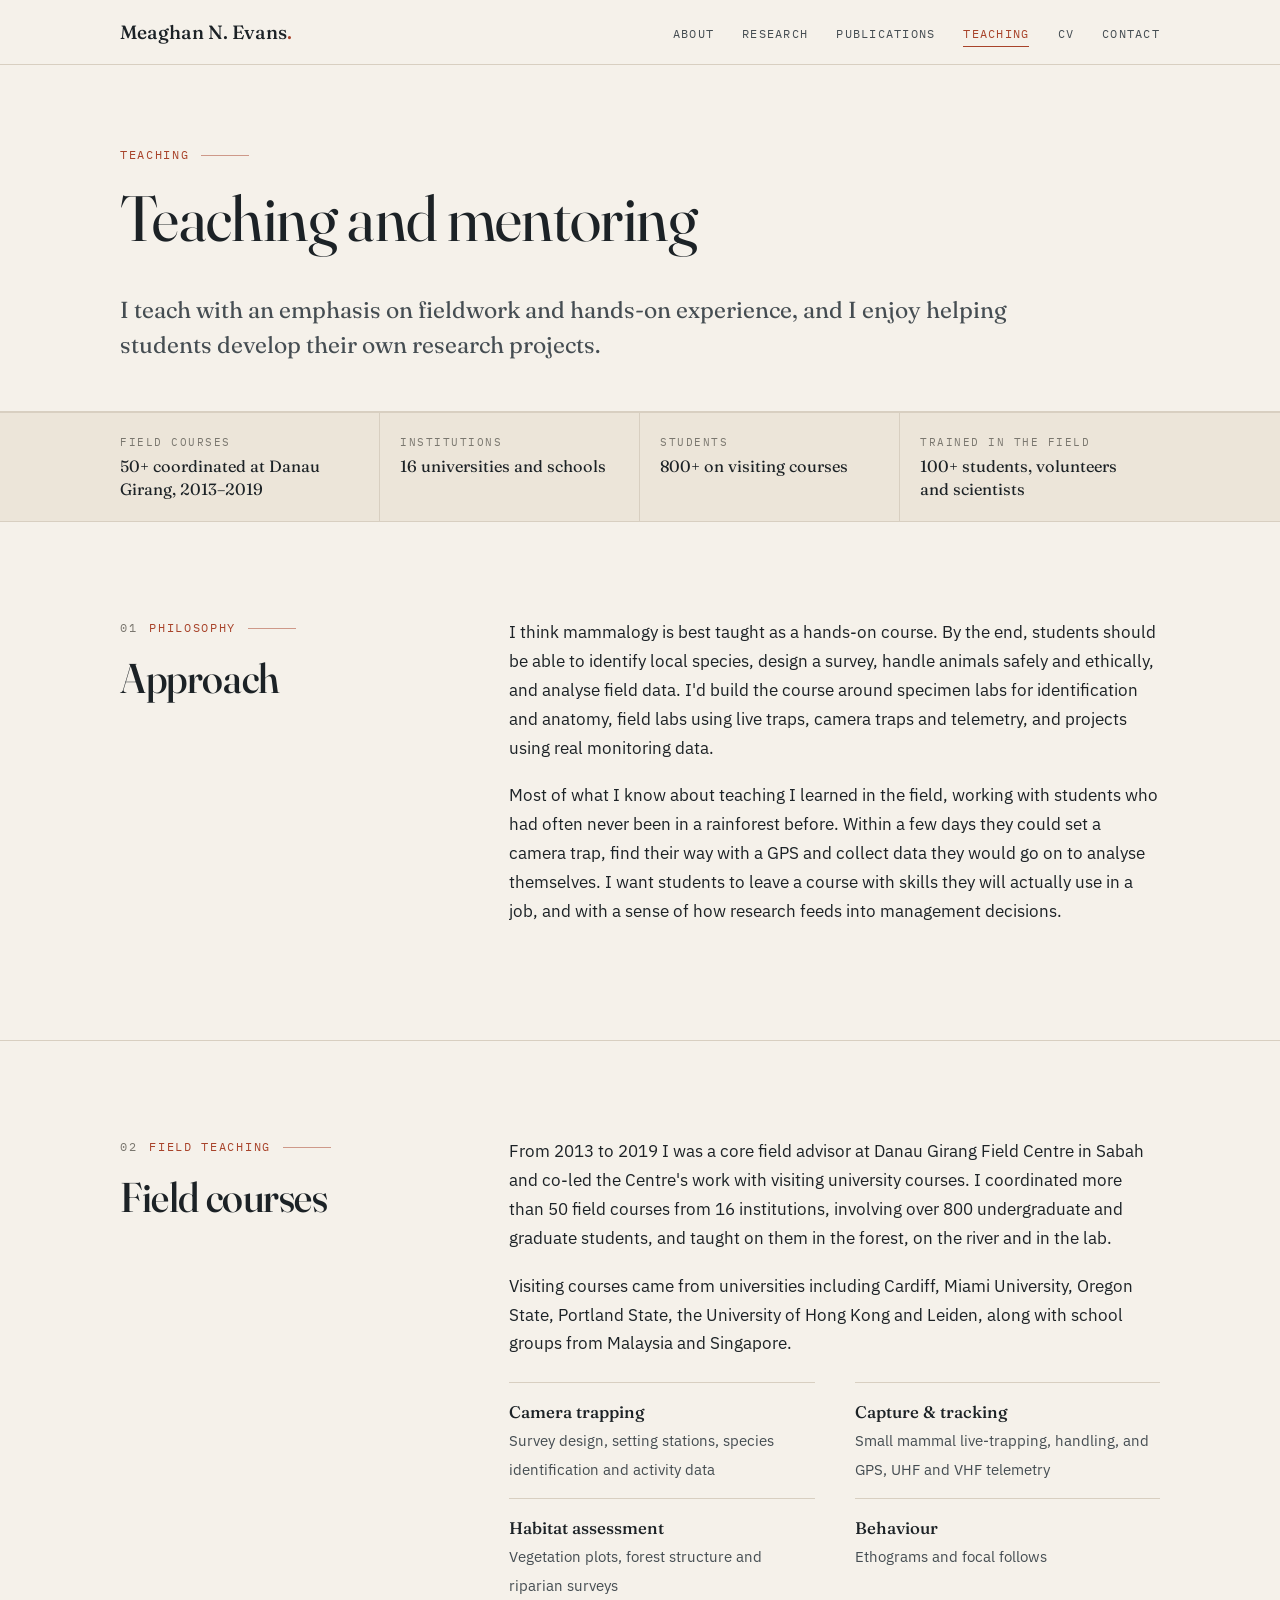
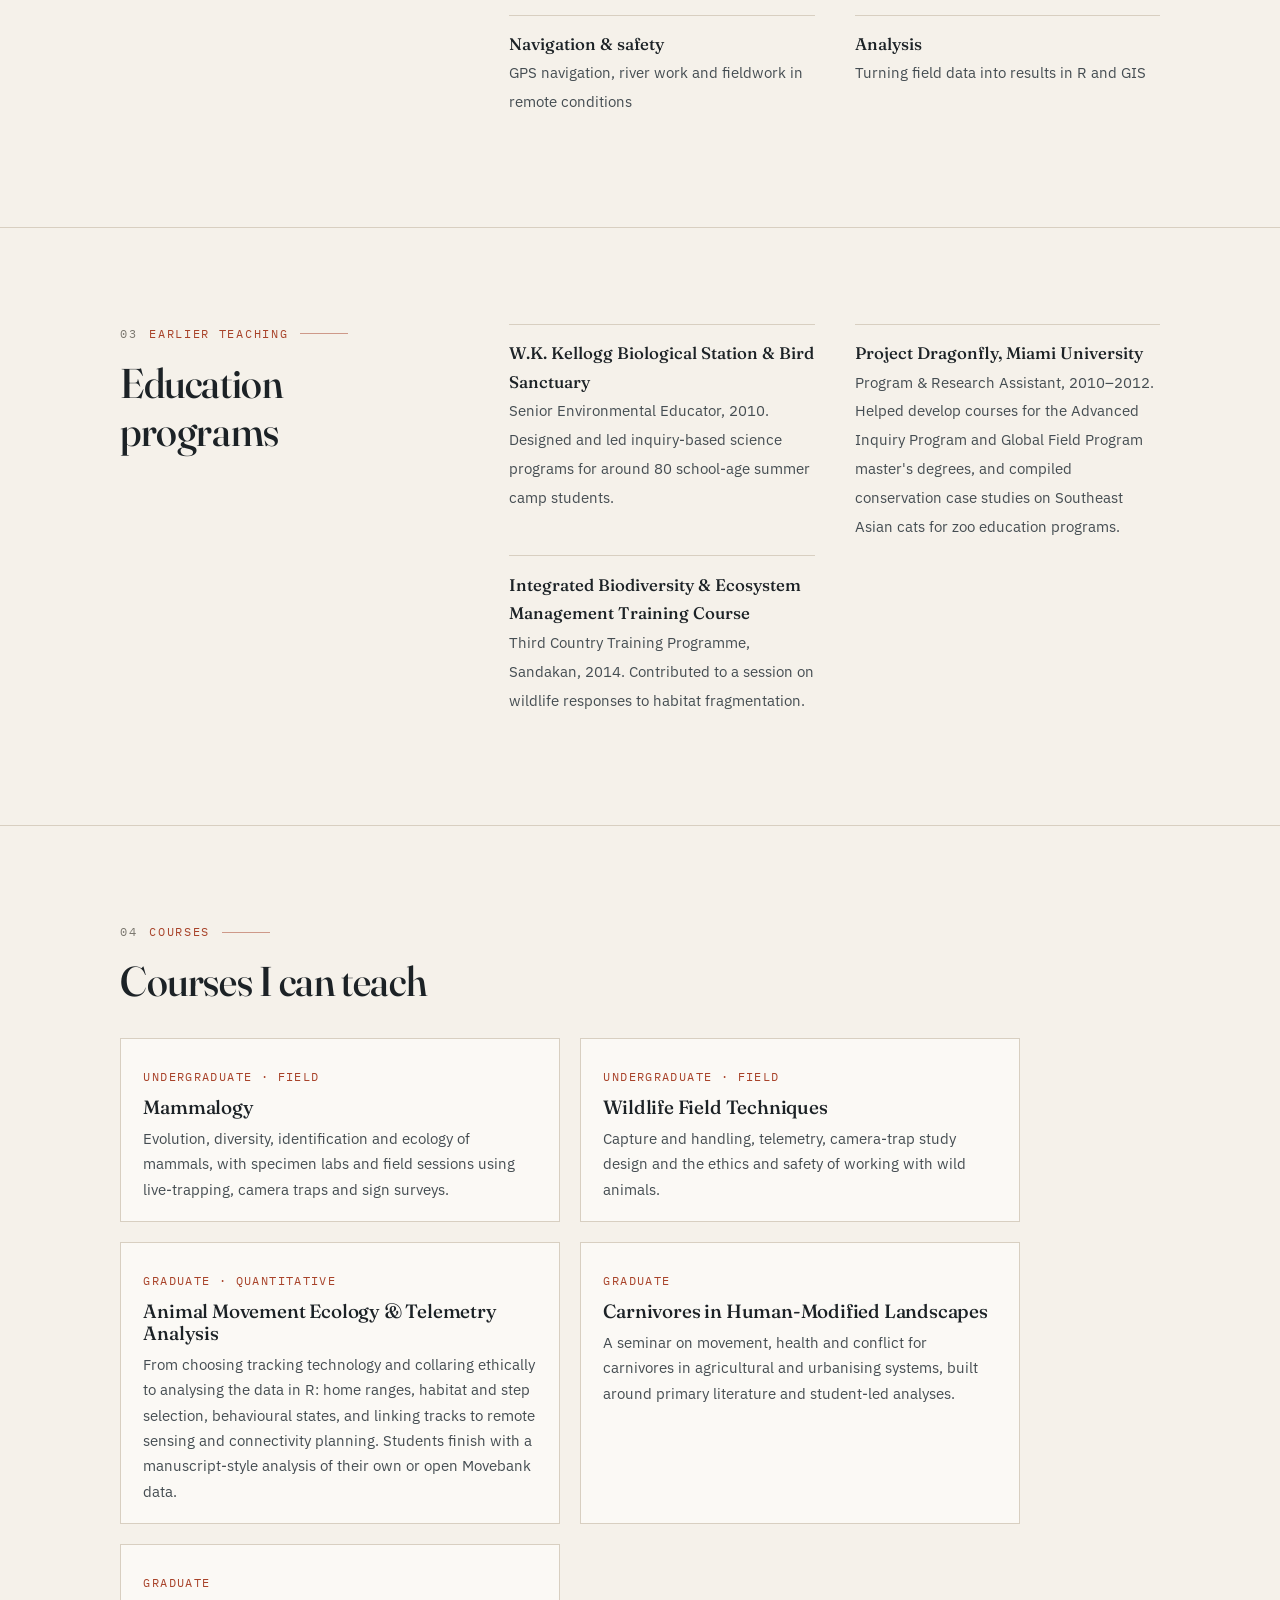
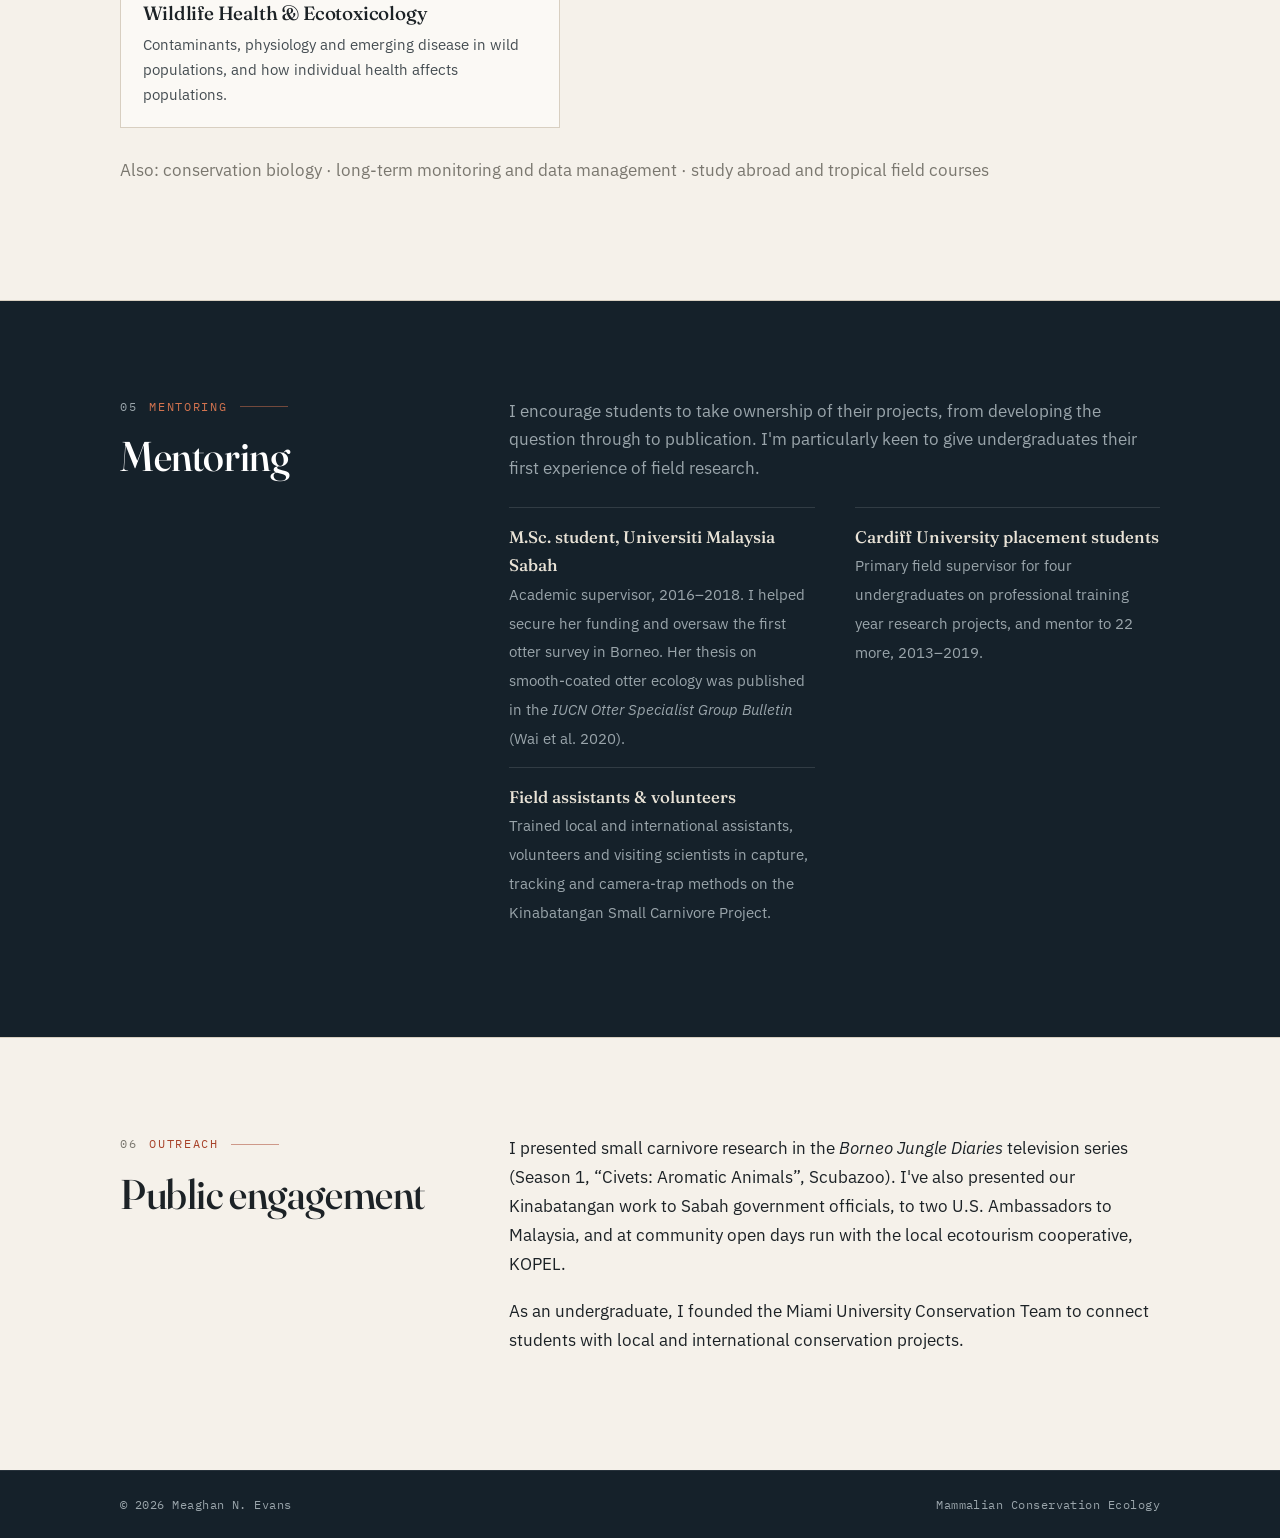
<file: teaching.html>
<!DOCTYPE html>
<html lang="en">
<head>
  <meta charset="UTF-8">
  <meta name="viewport" content="width=device-width, initial-scale=1.0, viewport-fit=cover">
  <title>Teaching &amp; Mentoring | Meaghan N. Evans</title>
  <meta name="description" content="Teaching and mentoring by Meaghan N. Evans: field-based mammalogy, wildlife techniques and student research mentoring.">

  <link rel="icon" type="image/svg+xml" href="favicon.svg">
  <link rel="preconnect" href="https://fonts.googleapis.com">
  <link rel="preconnect" href="https://fonts.gstatic.com" crossorigin>
  <link href="https://fonts.googleapis.com/css2?family=Fraunces:ital,opsz,wght@0,9..144,300..600;1,9..144,300..500&family=IBM+Plex+Mono:wght@400;500&family=IBM+Plex+Sans:wght@400;500;600&display=swap" rel="stylesheet">
  <link rel="stylesheet" href="style.css">
</head>
<body>
  <a class="skip-link" href="#main">Skip to content</a>

  <header class="site-header">
    <nav class="wrap" aria-label="Main">
      <a class="brand" href="index.html">Meaghan N. Evans<span>.</span></a>
      <button class="nav-toggle" aria-expanded="false" aria-controls="nav-links">Menu</button>
      <ul class="nav-links" id="nav-links">
        <li><a href="index.html">About</a></li>
        <li><a href="research.html">Research</a></li>
        <li><a href="publications.html">Publications</a></li>
        <li><a href="teaching.html" aria-current="page">Teaching</a></li>
        <li><a href="assets/Evans_MN_CV.pdf">CV</a></li>
        <li><a href="index.html#contact">Contact</a></li>
      </ul>
    </nav>
  </header>

  <main id="main">

    <header class="page-head">
      <div class="wrap">
        <p class="kicker">Teaching</p>
        <h1>Teaching and mentoring</h1>
        <p class="lede">I teach with an emphasis on fieldwork and hands-on experience, and I enjoy helping students develop their own research projects.</p>
      </div>
    </header>

    <!-- Field teaching record -->
    <div class="field-strip">
      <div class="wrap">
        <dl>
          <div><dt>Field courses</dt><dd>50+ coordinated at Danau Girang, 2013–2019</dd></div>
          <div><dt>Institutions</dt><dd>16 universities and schools</dd></div>
          <div><dt>Students</dt><dd>800+ on visiting courses</dd></div>
          <div><dt>Trained in the field</dt><dd>100+ students, volunteers and scientists</dd></div>
        </dl>
      </div>
    </div>

    <!-- Philosophy -->
    <section class="section">
      <div class="wrap split">
        <div>
          <p class="kicker"><span class="num">01</span> Philosophy</p>
          <h2>Approach</h2>
        </div>
        <div data-reveal>
          <p>I think mammalogy is best taught as a hands-on course. By the end, students should be able to identify local species, design a survey, handle animals safely and ethically, and analyse field data. I'd build the course around specimen labs for identification and anatomy, field labs using live traps, camera traps and telemetry, and projects using real monitoring data.</p>
<p>Most of what I know about teaching I learned in the field, working with students who had often never been in a rainforest before. Within a few days they could set a camera trap, find their way with a GPS and collect data they would go on to analyse themselves. I want students to leave a course with skills they will actually use in a job, and with a sense of how research feeds into management decisions.</p>
        </div>
      </div>
    </section>

    <!-- Field courses -->
    <section class="section">
      <div class="wrap split">
        <div>
          <p class="kicker"><span class="num">02</span> Field teaching</p>
          <h2>Field courses</h2>
        </div>
        <div data-reveal>
          <p>From 2013 to 2019 I was a core field advisor at Danau Girang Field Centre in Sabah and co-led the Centre's work with visiting university courses. I coordinated more than 50 field courses from 16 institutions, involving over 800 undergraduate and graduate students, and taught on them in the forest, on the river and in the lab.</p>
<p>Visiting courses came from universities including Cardiff, Miami University, Oregon State, Portland State, the University of Hong Kong and Leiden, along with school groups from Malaysia and Singapore.</p>
<ul class="ruled" style="margin-top:1.5rem">
            <li><b>Camera trapping</b><span>Survey design, setting stations, species identification and activity data</span></li>
            <li><b>Capture &amp; tracking</b><span>Small mammal live-trapping, handling, and GPS, UHF and VHF telemetry</span></li>
            <li><b>Habitat assessment</b><span>Vegetation plots, forest structure and riparian surveys</span></li>
            <li><b>Behaviour</b><span>Ethograms and focal follows</span></li>
            <li><b>Navigation &amp; safety</b><span>GPS navigation, river work and fieldwork in remote conditions</span></li>
            <li><b>Analysis</b><span>Turning field data into results in R and GIS</span></li>
          </ul>
        </div>
      </div>
    </section>

    <!-- Earlier teaching -->
    <section class="section">
      <div class="wrap split">
        <div>
          <p class="kicker"><span class="num">03</span> Earlier teaching</p>
          <h2>Education programs</h2>
        </div>
        <div data-reveal>
<ul class="ruled">
            <li><b>W.K. Kellogg Biological Station &amp; Bird Sanctuary</b><span>Senior Environmental Educator, 2010. Designed and led inquiry-based science programs for around 80 school-age summer camp students.</span></li>
            <li><b>Project Dragonfly, Miami University</b><span>Program &amp; Research Assistant, 2010–2012. Helped develop courses for the Advanced Inquiry Program and Global Field Program master's degrees, and compiled conservation case studies on Southeast Asian cats for zoo education programs.</span></li>
            <li><b>Integrated Biodiversity &amp; Ecosystem Management Training Course</b><span>Third Country Training Programme, Sandakan, 2014. Contributed to a session on wildlife responses to habitat fragmentation.</span></li>
          </ul>
        </div>
      </div>
    </section>

    <!-- Courses -->
    <section class="section">
      <div class="wrap">
        <p class="kicker"><span class="num">04</span> Courses</p>
        <h2>Courses I can teach</h2>
        <div class="courses">
          <article class="course" data-reveal>
            <span class="code">Undergraduate · Field</span>
            <h3>Mammalogy</h3>
            <p>Evolution, diversity, identification and ecology of mammals, with specimen labs and field sessions using live-trapping, camera traps and sign surveys.</p>
          </article>
          <article class="course" data-reveal>
            <span class="code">Undergraduate · Field</span>
            <h3>Wildlife Field Techniques</h3>
            <p>Capture and handling, telemetry, camera-trap study design and the ethics and safety of working with wild animals.</p>
          </article>
          <article class="course" data-reveal>
            <span class="code">Graduate · Quantitative</span>
            <h3>Animal Movement Ecology & Telemetry Analysis</h3>
            <p>From choosing tracking technology and collaring ethically to analysing the data in R: home ranges, habitat and step selection, behavioural states, and linking tracks to remote sensing and connectivity planning. Students finish with a manuscript-style analysis of their own or open Movebank data.</p>
          </article>
          <article class="course" data-reveal>
            <span class="code">Graduate</span>
            <h3>Carnivores in Human-Modified Landscapes</h3>
            <p>A seminar on movement, health and conflict for carnivores in agricultural and urbanising systems, built around primary literature and student-led analyses.</p>
          </article>
          <article class="course" data-reveal>
            <span class="code">Graduate</span>
            <h3>Wildlife Health & Ecotoxicology</h3>
            <p>Contaminants, physiology and emerging disease in wild populations, and how individual health affects populations.</p>
          </article>
        </div>
        <p class="tags" style="margin-top:1.75rem;color:var(--muted)">Also: conservation biology · long-term monitoring and data management · study abroad and tropical field courses</p>
      </div>
    </section>

    <!-- Mentoring -->
    <section class="section night">
      <div class="wrap split">
        <div>
          <p class="kicker"><span class="num">05</span> Mentoring</p>
          <h2>Mentoring</h2>
        </div>
        <div data-reveal>
          <p>I encourage students to take ownership of their projects, from developing the question through to publication. I'm particularly keen to give undergraduates their first experience of field research.</p>
<ul class="ruled" style="margin-top:1.5rem">
            <li><b>M.Sc. student, Universiti Malaysia Sabah</b><span>Academic supervisor, 2016–2018. I helped secure her funding and oversaw the first otter survey in Borneo. Her thesis on smooth-coated otter ecology was published in the <em>IUCN Otter Specialist Group Bulletin</em> (Wai et al. 2020).</span></li>
            <li><b>Cardiff University placement students</b><span>Primary field supervisor for four undergraduates on professional training year research projects, and mentor to 22 more, 2013–2019.</span></li>
            <li><b>Field assistants &amp; volunteers</b><span>Trained local and international assistants, volunteers and visiting scientists in capture, tracking and camera-trap methods on the Kinabatangan Small Carnivore Project.</span></li>
          </ul>
        </div>
      </div>
    </section>

    <!-- Outreach -->
    <section class="section">
      <div class="wrap split">
        <div>
          <p class="kicker"><span class="num">06</span> Outreach</p>
          <h2>Public engagement</h2>
        </div>
        <div data-reveal>
          <p>I presented small carnivore research in the <em>Borneo Jungle Diaries</em> television series (Season 1, “Civets: Aromatic Animals”, Scubazoo). I've also presented our Kinabatangan work to Sabah government officials, to two U.S. Ambassadors to Malaysia, and at community open days run with the local ecotourism cooperative, KOPEL.</p>
<p>As an undergraduate, I founded the Miami University Conservation Team to connect students with local and international conservation projects.</p>
        </div>
      </div>
    </section>
  </main>

  <footer class="site-footer">
    <div class="wrap">
      <span>© <span data-year>2026</span> Meaghan N. Evans</span>
      <span>Mammalian Conservation Ecology</span>
    </div>
  </footer>

  <script src="script.js"></script>
</body>
</html>
</file>
<file: style.css>
/* ==========================================================
   Meaghan N. Evans — academic site
   Field-notebook / specimen-label aesthetic
   ========================================================== */

:root {
  --paper: #f5f1ea;
  --paper-2: #ece5d9;
  --card: #fbf9f5;
  --ink: #1c2226;
  --ink-soft: #454d52;
  --muted: #7a776f;
  --rule: #d8cfc1;
  --night: #15212a;
  --night-2: #1e2e39;
  --night-text: #e8e2d6;
  --night-muted: #9aa5ab;
  --rust: #a8432a;
  --rust-bright: #d2734f;

  --serif: 'Fraunces', Georgia, 'Times New Roman', serif;
  --sans: 'IBM Plex Sans', -apple-system, BlinkMacSystemFont, 'Segoe UI', sans-serif;
  --mono: 'IBM Plex Mono', ui-monospace, 'SFMono-Regular', Menlo, monospace;

  --wrap: 1120px;
  --gutter: clamp(1.25rem, 4vw, 2.5rem);
}

*, *::before, *::after { box-sizing: border-box; }

html { scroll-behavior: smooth; }

body {
  margin: 0;
  background: var(--paper);
  color: var(--ink);
  font-family: var(--sans);
  font-size: 1.0625rem;
  line-height: 1.7;
  -webkit-font-smoothing: antialiased;
}

img { max-width: 100%; display: block; }

a { color: var(--rust); text-decoration-thickness: 1px; text-underline-offset: 3px; }
a:hover { color: var(--ink); }

.wrap {
  max-width: var(--wrap);
  margin: 0 auto;
  padding-inline: var(--gutter);
}

.skip-link {
  position: absolute; left: -9999px; top: 0;
  background: var(--ink); color: var(--paper); padding: .5rem 1rem; z-index: 100;
}
.skip-link:focus { left: 1rem; top: 1rem; }

/* ---------- Type ---------- */

h1, h2, h3, h4 {
  font-family: var(--serif);
  font-weight: 500;
  line-height: 1.15;
  letter-spacing: -0.01em;
  margin: 0 0 .6em;
  font-variation-settings: 'opsz' 96;
}
h2 { font-size: clamp(1.9rem, 3.6vw, 2.6rem); }
h3 { font-size: 1.35rem; font-variation-settings: 'opsz' 36; }

p { margin: 0 0 1.1em; }

.kicker {
  font-family: var(--mono);
  font-size: .75rem;
  letter-spacing: .14em;
  text-transform: uppercase;
  color: var(--rust);
  margin: 0 0 1rem;
  display: flex;
  align-items: center;
  gap: .75rem;
}
.kicker .num { color: var(--muted); }
.kicker::after {
  content: "";
  flex: 0 0 3rem;
  height: 1px;
  background: currentColor;
  opacity: .5;
}

.lede {
  font-family: var(--serif);
  font-size: clamp(1.2rem, 2vw, 1.45rem);
  line-height: 1.5;
  color: var(--ink-soft);
  font-variation-settings: 'opsz' 36;
}

/* ---------- Header ---------- */

.site-header {
  position: sticky;
  top: env(safe-area-inset-top, 0px);
  z-index: 50;
  background: rgba(245, 241, 234, .94);
  backdrop-filter: blur(8px);
  border-bottom: 1px solid var(--rule);
}
.site-header .wrap {
  display: flex;
  align-items: center;
  justify-content: space-between;
  min-height: 64px;
  gap: 1rem;
}
.brand {
  font-family: var(--serif);
  font-size: 1.2rem;
  font-weight: 500;
  color: var(--ink);
  text-decoration: none;
  white-space: nowrap;
}
.brand span { color: var(--rust); }

.nav-links {
  display: flex;
  gap: clamp(1rem, 2.2vw, 2rem);
  list-style: none;
  margin: 0;
  padding: 0;
}
.nav-links a {
  font-family: var(--mono);
  font-size: .78rem;
  letter-spacing: .1em;
  text-transform: uppercase;
  color: var(--ink-soft);
  text-decoration: none;
  padding: .35rem 0;
  border-bottom: 1px solid transparent;
}
.nav-links a:hover { color: var(--ink); border-color: var(--rule); }
.nav-links a[aria-current="page"] { color: var(--rust); border-color: var(--rust); }

.nav-toggle {
  display: none;
  background: none;
  border: 1px solid var(--rule);
  border-radius: 2px;
  font-family: var(--mono);
  font-size: .75rem;
  letter-spacing: .1em;
  text-transform: uppercase;
  padding: .45rem .7rem;
  color: var(--ink);
  cursor: pointer;
}

@media (max-width: 760px) {
  .nav-toggle { display: block; }
  .nav-links {
    display: none;
    position: absolute;
    top: 100%;
    left: 0; right: 0;
    flex-direction: column;
    gap: 0;
    background: var(--paper);
    border-bottom: 1px solid var(--rule);
    padding: .5rem var(--gutter) 1rem;
  }
  .nav-links.open { display: flex; }
  .nav-links a { display: block; padding: .8rem 0; border-bottom: 1px solid var(--rule); }
  .nav-links li:last-child a { border-bottom: 0; }
}

/* ---------- Hero (home) ---------- */

.hero {
  padding-block: clamp(3rem, 8vw, 6rem) clamp(2.5rem, 6vw, 4.5rem);
}
.hero .wrap {
  display: grid;
  grid-template-columns: 1.15fr .85fr;
  gap: clamp(2rem, 5vw, 4.5rem);
  align-items: center;
}
.hero h1 {
  font-size: clamp(2.8rem, 7vw, 5.2rem);
  line-height: 1.02;
  font-weight: 400;
  margin-bottom: .35em;
  font-variation-settings: 'opsz' 144;
}
.hero h1 em { font-style: italic; color: var(--rust); font-weight: 300; }
.hero .role {
  font-family: var(--mono);
  font-size: .85rem;
  color: var(--muted);
  letter-spacing: .02em;
  margin: 1.5rem 0 2rem;
  line-height: 1.6;
}
.hero .role strong { color: var(--ink); font-weight: 500; }

.btn-row { display: flex; flex-wrap: wrap; gap: .75rem; }
.btn {
  display: inline-flex;
  align-items: center;
  gap: .5rem;
  font-family: var(--mono);
  font-size: .78rem;
  letter-spacing: .1em;
  text-transform: uppercase;
  text-decoration: none;
  padding: .85rem 1.3rem;
  border: 1px solid var(--ink);
  border-radius: 2px;
  color: var(--ink);
  transition: background .2s, color .2s;
}
.btn:hover { background: var(--ink); color: var(--paper); }
.btn.solid { background: var(--rust); border-color: var(--rust); color: #fff; }
.btn.solid:hover { background: var(--ink); border-color: var(--ink); }

/* Specimen-label figure */
.specimen {
  margin: 0;
  position: relative;
}
.specimen img {
  width: 100%;
  height: auto;
  aspect-ratio: 4 / 5;
  object-fit: cover;
  border-radius: 2px;
  object-position: 80% 50%;
  filter: saturate(.92);
}
.specimen figcaption {
  position: relative;
  margin: -2.25rem 0 0 auto;
  width: min(86%, 300px);
  background: var(--card);
  border: 1px solid var(--rule);
  padding: .8rem 1rem;
  font-family: var(--mono);
  font-size: .72rem;
  line-height: 1.55;
  color: var(--ink-soft);
  box-shadow: 0 6px 18px rgba(28, 34, 38, .08);
  transform: rotate(-1.2deg);
}
.specimen figcaption b {
  display: block;
  font-family: var(--serif);
  font-style: italic;
  font-weight: 400;
  font-size: .98rem;
  color: var(--ink);
  margin-bottom: .2rem;
}

@media (max-width: 860px) {
  .hero .wrap { grid-template-columns: 1fr; }
  .specimen { max-width: 440px; }
}

/* ---------- Field strip ---------- */

.field-strip {
  border-block: 1px solid var(--rule);
  background: var(--paper-2);
}
.field-strip dl {
  display: grid;
  grid-template-columns: repeat(4, 1fr);
  margin: 0;
}
.field-strip dl > div {
  padding: 1.25rem 1.25rem 1.25rem 0;
  border-right: 1px solid var(--rule);
  padding-left: 1.25rem;
}
.field-strip dl > div:first-child { padding-left: 0; }
.field-strip dl > div:last-child { border-right: 0; }
.field-strip dt {
  font-family: var(--mono);
  font-size: .68rem;
  letter-spacing: .14em;
  text-transform: uppercase;
  color: var(--muted);
  margin-bottom: .25rem;
}
.field-strip dd {
  margin: 0;
  font-family: var(--serif);
  font-size: 1.02rem;
  line-height: 1.4;
}
@media (max-width: 860px) {
  .field-strip dl { grid-template-columns: 1fr 1fr; column-gap: 1.25rem; }
  .field-strip dl > div { border-right: 0; padding-left: 0; border-bottom: 1px solid var(--rule); }
  .field-strip dl > div:nth-last-child(-n+2) { border-bottom: 0; }
}
@media (max-width: 480px) {
  .field-strip dl { grid-template-columns: 1fr; }
  .field-strip dl > div:nth-last-child(2) { border-bottom: 1px solid var(--rule); }
}

/* ---------- Sections ---------- */

.section { padding-block: clamp(3.5rem, 8vw, 6rem); }
.section + .section { border-top: 1px solid var(--rule); }

.split {
  display: grid;
  grid-template-columns: 1fr 2fr;
  gap: clamp(1.5rem, 5vw, 4.5rem);
}
@media (max-width: 860px) { .split { grid-template-columns: 1fr; } }

.aside-card {
  border-top: 2px solid var(--ink);
  padding-top: 1rem;
  font-size: .95rem;
}
.aside-card h4 {
  font-family: var(--mono);
  font-size: .72rem;
  letter-spacing: .14em;
  text-transform: uppercase;
  font-weight: 500;
  color: var(--muted);
  margin: 1.4rem 0 .4rem;
}
.aside-card h4:first-child { margin-top: 0; }
.aside-card ul { list-style: none; margin: 0; padding: 0; }
.aside-card li { padding: .15rem 0; }

/* Numbered theme list */
.themes { list-style: none; margin: 2.5rem 0 0; padding: 0; counter-reset: theme; }
.themes > li {
  counter-increment: theme;
  display: grid;
  grid-template-columns: 4.5rem 1fr;
  gap: 1.5rem;
  padding: 1.75rem 0;
  border-top: 1px solid var(--rule);
}
.themes > li:last-child { border-bottom: 1px solid var(--rule); }
.themes > li::before {
  content: counter(theme, decimal-leading-zero);
  font-family: var(--serif);
  font-size: 2.4rem;
  font-weight: 300;
  line-height: 1;
  color: var(--rust);
}
.themes h3 { margin-bottom: .35rem; }
.themes p { margin: 0; color: var(--ink-soft); }
.themes .tags {
  margin-top: .8rem;
  font-family: var(--mono);
  font-size: .72rem;
  color: var(--muted);
  letter-spacing: .04em;
}
@media (max-width: 560px) {
  .themes > li { grid-template-columns: 1fr; gap: .5rem; }
}

/* Dark "night" band */
.night {
  background: var(--night);
  color: var(--night-text);
}
.night h2, .night h3 { color: #fff; }
.night .kicker { color: var(--rust-bright); }
.night .kicker .num { color: var(--night-muted); }
.night p { color: var(--night-muted); }
.night a { color: var(--rust-bright); }
.night a:hover { color: #fff; }
.night .themes > li { border-color: rgba(255,255,255,.12); }
.night .themes > li::before { color: var(--rust-bright); }
.night .themes p { color: var(--night-muted); }
.night .themes .tags { color: #7f8c93; }

/* ---------- Publications ---------- */

.pub-list { list-style: none; margin: 0; padding: 0; }
.pub {
  display: grid;
  grid-template-columns: 4.5rem 1fr;
  gap: 1.5rem;
  padding: 1.35rem 0;
  border-top: 1px solid var(--rule);
}
.pub:last-child { border-bottom: 1px solid var(--rule); }
.pub-year {
  font-family: var(--mono);
  font-size: .85rem;
  color: var(--muted);
  padding-top: .2rem;
}
.pub-title {
  font-family: var(--serif);
  font-size: 1.15rem;
  line-height: 1.35;
  margin: 0 0 .3rem;
  font-variation-settings: 'opsz' 24;
}
.pub-title a { color: var(--ink); text-decoration: none; }
.pub-title a:hover { color: var(--rust); text-decoration: underline; }
.pub-authors { font-size: .92rem; color: var(--ink-soft); margin: 0 0 .15rem; }
.pub-authors strong { color: var(--ink); font-weight: 600; }
.pub-venue { font-size: .88rem; font-style: italic; color: var(--muted); margin: 0; }
.pub-cites {
  font-family: var(--mono);
  font-style: normal;
  font-size: .72rem;
  color: var(--rust);
  margin-left: .5rem;
  white-space: nowrap;
}
@media (max-width: 560px) {
  .pub { grid-template-columns: 1fr; gap: .25rem; }
}

.pub-tools {
  display: flex;
  flex-wrap: wrap;
  gap: 1rem;
  align-items: center;
  justify-content: space-between;
  margin-bottom: 1.5rem;
}
.pub-tools input {
  font: inherit;
  font-size: .95rem;
  padding: .65rem .9rem;
  border: 1px solid var(--rule);
  border-radius: 2px;
  background: var(--card);
  width: min(100%, 360px);
  color: var(--ink);
}
.pub-tools input:focus { outline: 2px solid var(--rust); outline-offset: 1px; }
.pub-meta {
  font-family: var(--mono);
  font-size: .78rem;
  color: var(--muted);
}

.year-group h3 {
  font-family: var(--mono);
  font-size: .8rem;
  font-weight: 500;
  letter-spacing: .14em;
  color: var(--rust);
  margin: 2.5rem 0 .25rem;
}
.year-group:first-child h3 { margin-top: 0; }
.year-group .pub { grid-template-columns: 1fr; }
.year-group .pub-year { display: none; }

/* ---------- Page header (inner pages) ---------- */

.page-head {
  padding-block: clamp(3rem, 7vw, 5rem) clamp(2rem, 4vw, 3rem);
  border-bottom: 1px solid var(--rule);
}
.page-head h1 {
  font-size: clamp(2.4rem, 5.5vw, 4rem);
  font-weight: 400;
  font-variation-settings: 'opsz' 144;
  max-width: 18ch;
}
.page-head .lede { max-width: 60ch; margin: 0; }

/* Research detail blocks */
.research-block {
  display: grid;
  grid-template-columns: 1.3fr 1fr;
  gap: clamp(1.5rem, 5vw, 4rem);
  align-items: start;
}
.research-block.flip { grid-template-columns: 1fr 1.3fr; }
.research-block.flip .research-media { order: -1; }
.research-media { margin: 0; }
.research-media img {
  width: 100%;
  aspect-ratio: 4 / 3;
  object-fit: cover;
  border-radius: 2px;
}
.research-media img.natural { aspect-ratio: auto; height: auto; }
.research-media figcaption {
  font-family: var(--mono);
  font-size: .72rem;
  color: var(--muted);
  margin-top: .6rem;
}
.photo-slot {
  aspect-ratio: 4 / 3;
  display: grid;
  place-items: center;
  text-align: center;
  background: repeating-linear-gradient(135deg, var(--paper-2) 0 12px, var(--paper) 12px 24px);
  border: 1px dashed var(--rule);
  font-family: var(--mono);
  font-size: .75rem;
  letter-spacing: .12em;
  text-transform: uppercase;
  color: var(--muted);
}
.key-papers {
  list-style: none;
  padding: 0;
  margin: 1.5rem 0 0;
  border-left: 2px solid var(--rust);
  padding-left: 1rem;
  font-size: .9rem;
}
.key-papers li { margin-bottom: .55rem; color: var(--ink-soft); }
.key-papers em { color: var(--muted); }
@media (max-width: 860px) {
  .research-block, .research-block.flip { grid-template-columns: 1fr; }
  .research-block.flip .research-media { order: 0; }
}

/* Plain ruled list (methods, partners, courses) */
.ruled {
  list-style: none;
  margin: 0;
  padding: 0;
  display: grid;
  grid-template-columns: repeat(auto-fit, minmax(240px, 1fr));
  column-gap: 2.5rem;
}
.ruled li {
  padding: .9rem 0;
  border-top: 1px solid var(--rule);
}
.ruled li b {
  display: block;
  font-family: var(--serif);
  font-weight: 500;
  font-size: 1.05rem;
}
.ruled li span { font-size: .92rem; color: var(--ink-soft); }
.night .ruled li { border-color: rgba(255,255,255,.12); }
.night .ruled li span { color: var(--night-muted); }

/* Course "catalogue cards" */
.courses {
  display: grid;
  grid-template-columns: repeat(auto-fit, minmax(min(100%, 340px), 1fr));
  max-width: 900px;
  gap: 1.25rem;
  margin-top: 2rem;
}
.course {
  background: var(--card);
  border: 1px solid var(--rule);
  padding: 1.4rem 1.4rem 1.2rem;
  position: relative;
}
.course .code {
  font-family: var(--mono);
  font-size: .72rem;
  letter-spacing: .12em;
  text-transform: uppercase;
  color: var(--rust);
}
.course h3 { margin: .35rem 0 .5rem; font-size: 1.2rem; }
.course p { font-size: .93rem; color: var(--ink-soft); margin: 0; }

blockquote.pull {
  margin: 0;
  font-family: var(--serif);
  font-style: italic;
  font-weight: 300;
  font-size: clamp(1.4rem, 2.6vw, 1.9rem);
  line-height: 1.35;
  color: var(--ink);
  border-left: 2px solid var(--rust);
  padding-left: 1.5rem;
  font-variation-settings: 'opsz' 72;
}

/* ---------- Contact / footer ---------- */

.contact-grid {
  display: grid;
  grid-template-columns: 1.2fr 1fr;
  gap: clamp(2rem, 5vw, 4rem);
  align-items: end;
}
@media (max-width: 760px) { .contact-grid { grid-template-columns: 1fr; } }
.contact-links { list-style: none; margin: 0; padding: 0; }
.contact-links li { border-top: 1px solid rgba(255,255,255,.12); }
.contact-links li:last-child { border-bottom: 1px solid rgba(255,255,255,.12); }
.contact-links a {
  display: flex;
  justify-content: space-between;
  gap: 1rem;
  padding: .9rem 0;
  text-decoration: none;
  color: var(--night-text);
  font-family: var(--mono);
  font-size: .85rem;
}
.contact-links a:hover { color: var(--rust-bright); }
.contact-links a span:last-child { color: var(--night-muted); overflow-wrap: anywhere; text-align: right; }

.site-footer {
  background: var(--night);
  color: var(--night-muted);
  border-top: 1px solid rgba(255,255,255,.08);
  font-family: var(--mono);
  font-size: .72rem;
  letter-spacing: .04em;
  padding-block: 1.5rem calc(1.5rem + env(safe-area-inset-bottom, 0px));
}
.site-footer .wrap { display: flex; flex-wrap: wrap; justify-content: space-between; gap: .5rem; }
.site-footer a { color: var(--night-muted); }

/* ---------- Motion ---------- */

.reveal { opacity: 0; transform: translateY(14px); transition: opacity .6s ease, transform .6s ease; }
.reveal.in { opacity: 1; transform: none; }
@media (prefers-reduced-motion: reduce) {
  html { scroll-behavior: auto; }
  .reveal { opacity: 1; transform: none; transition: none; }
}
</file>
